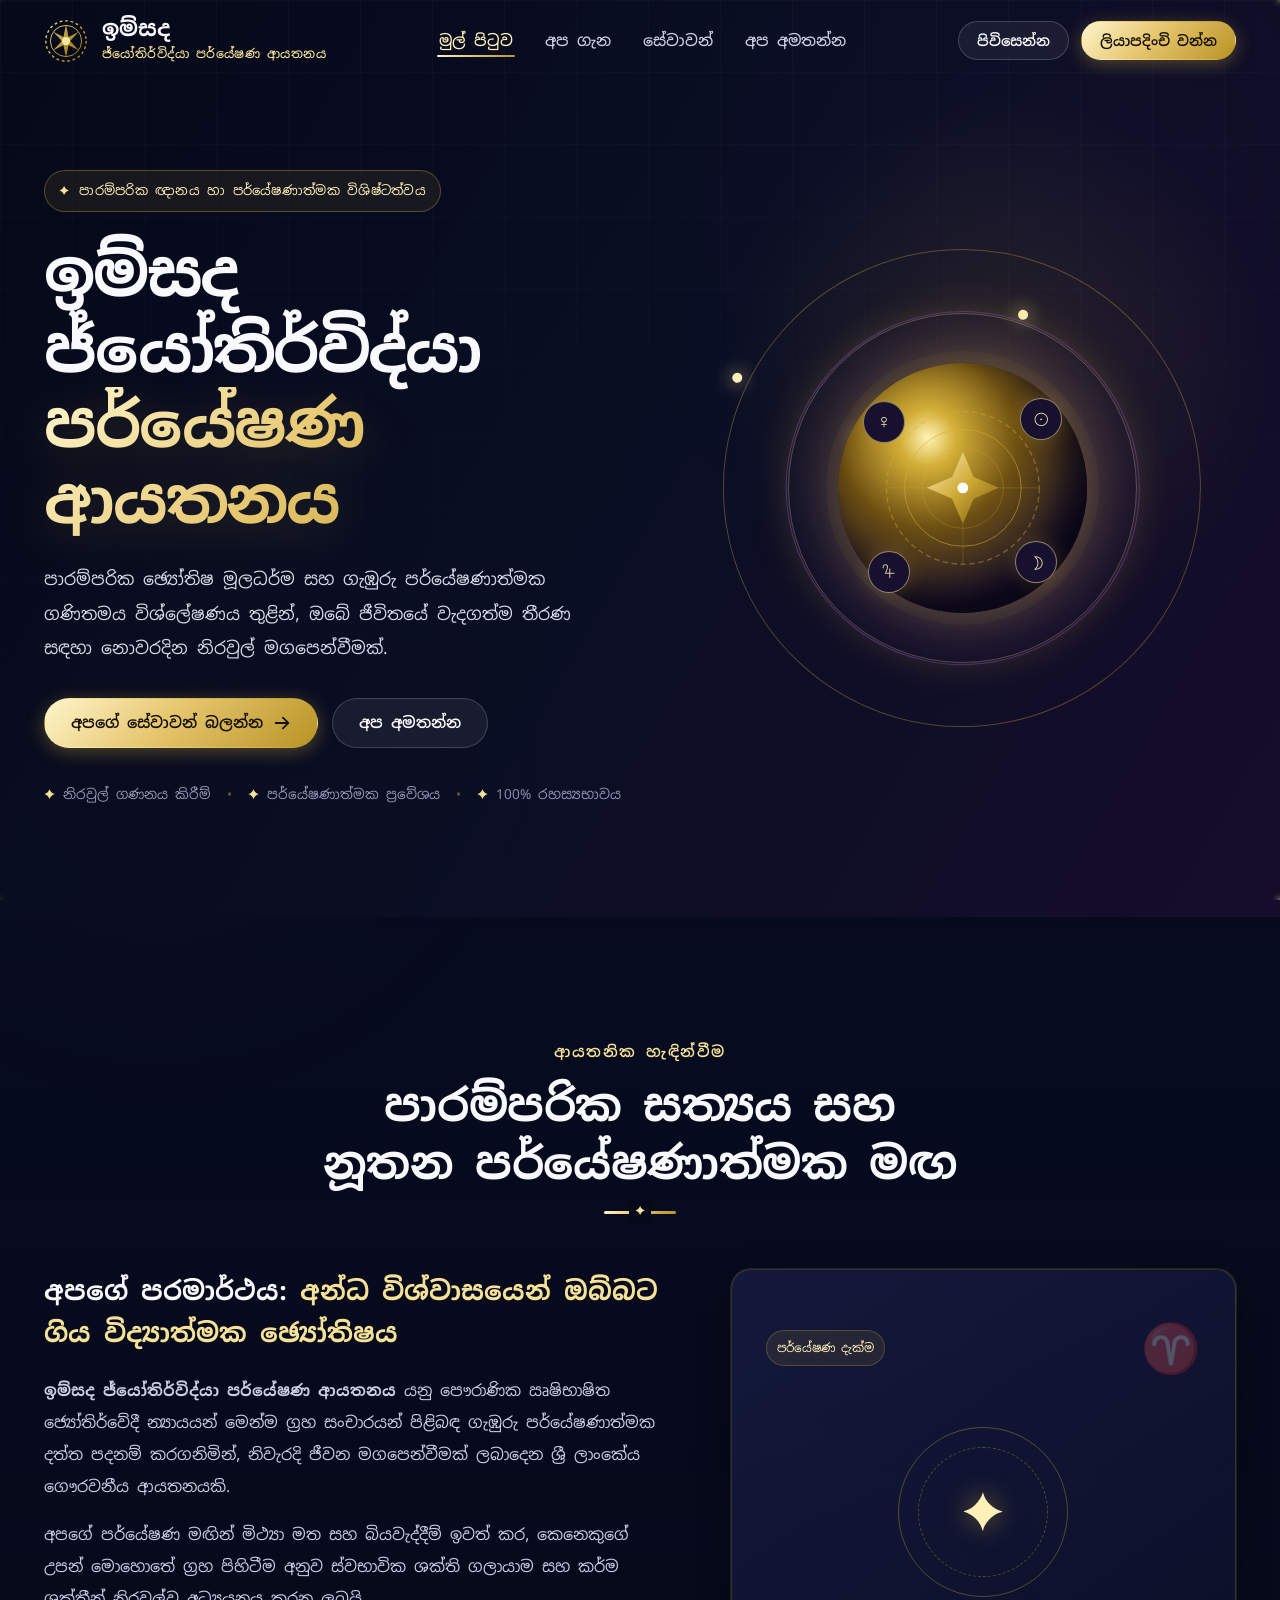
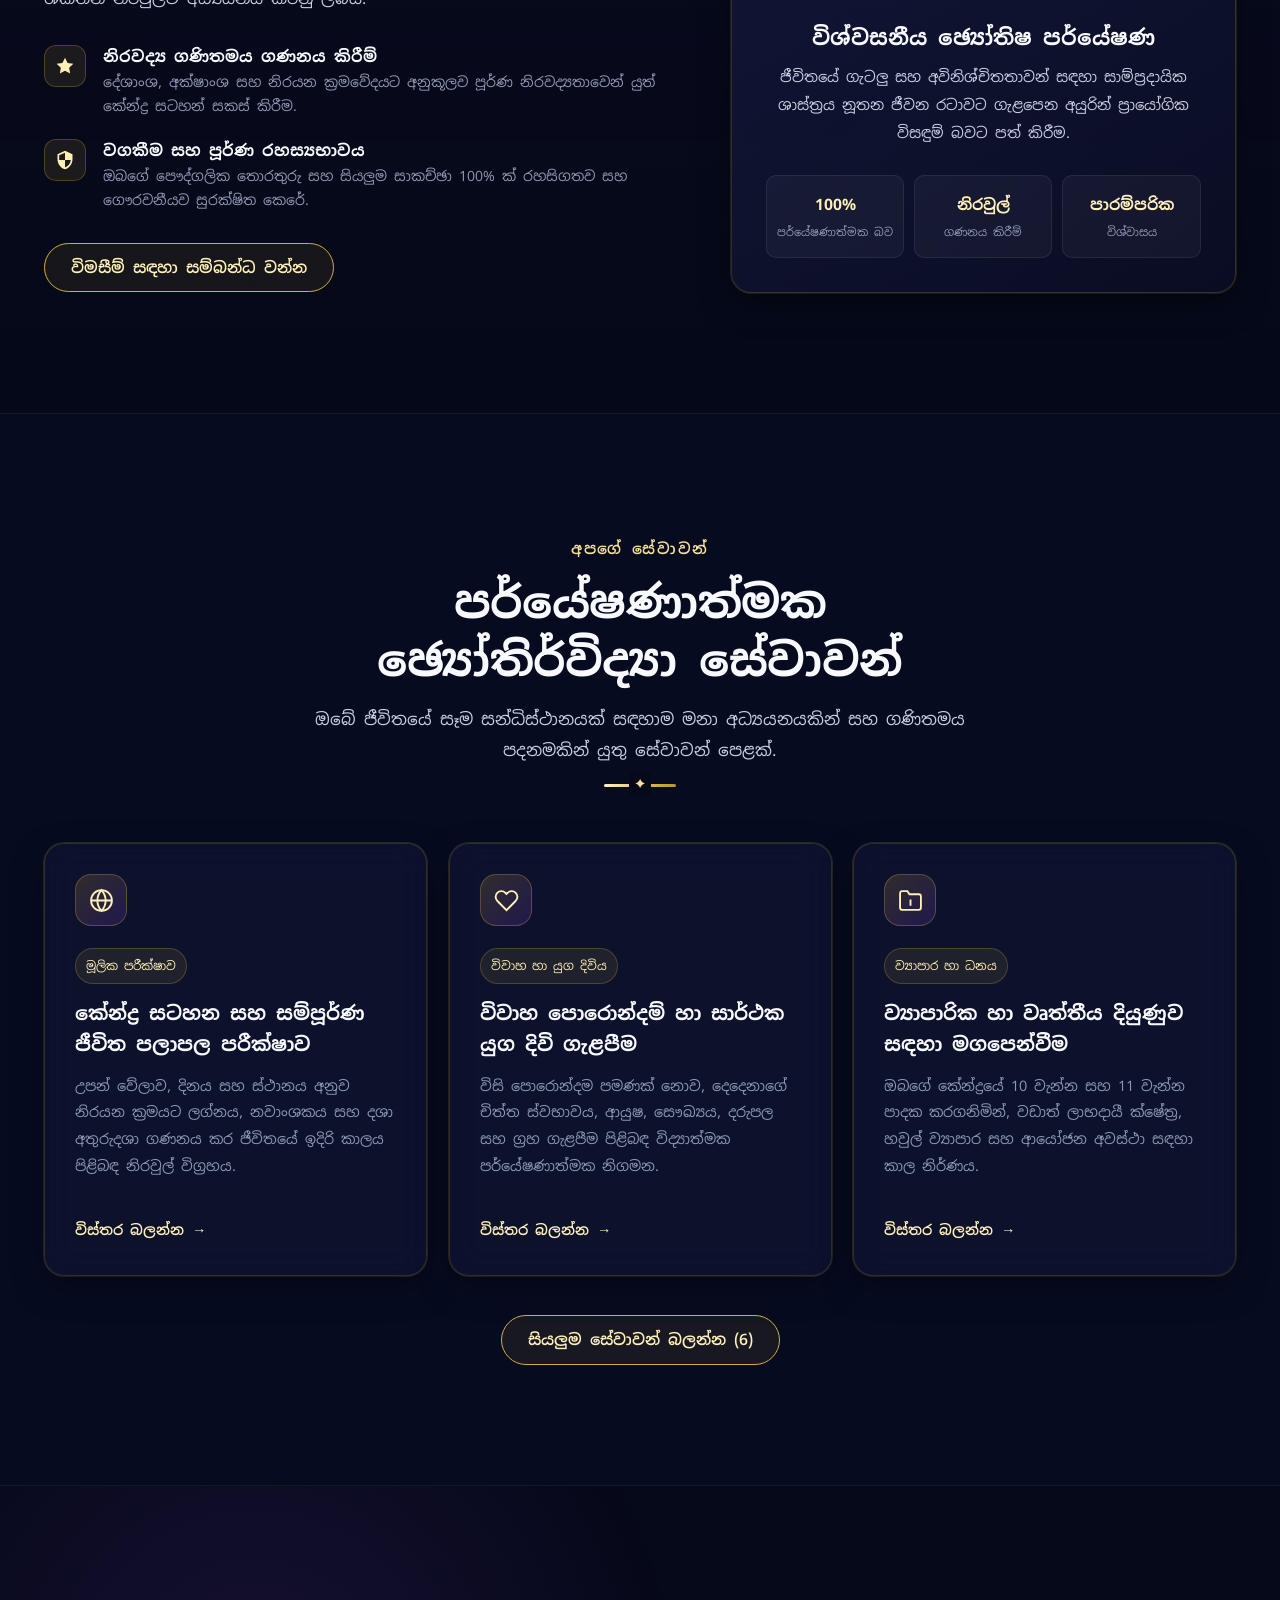
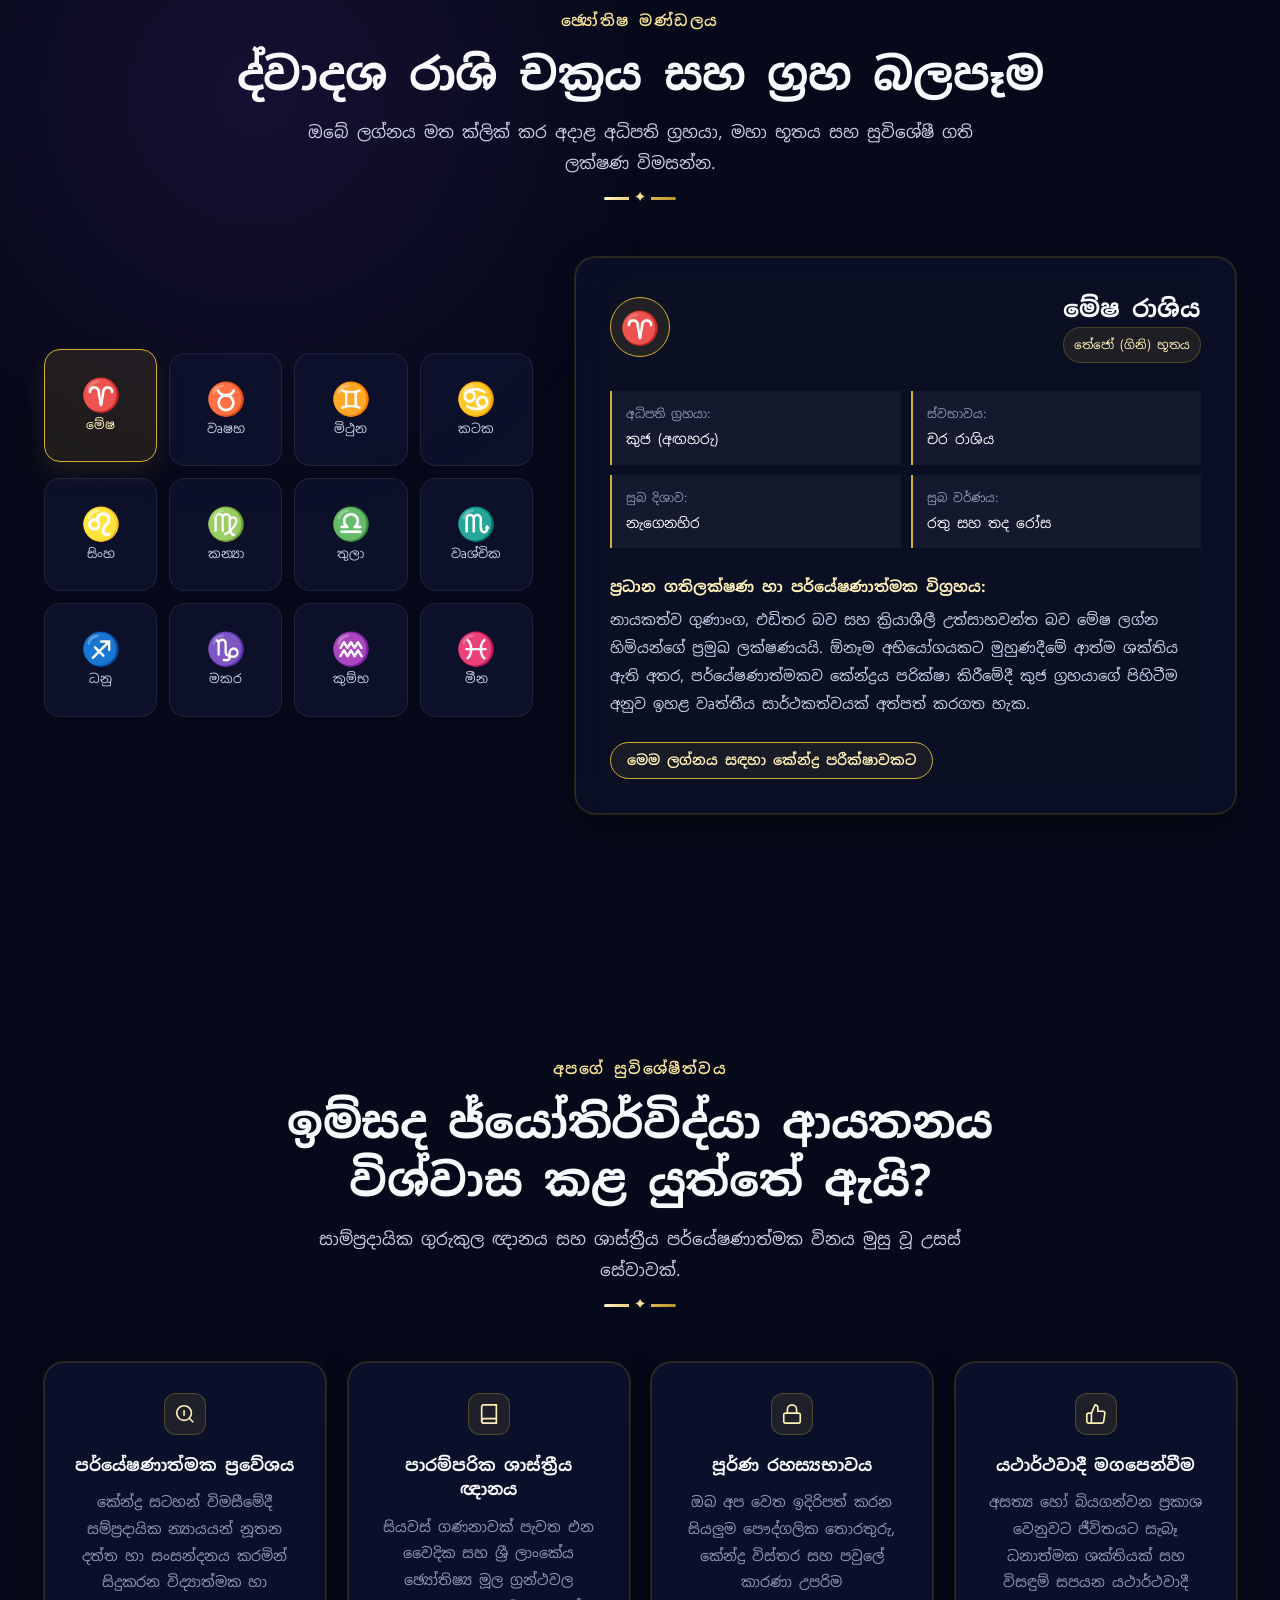
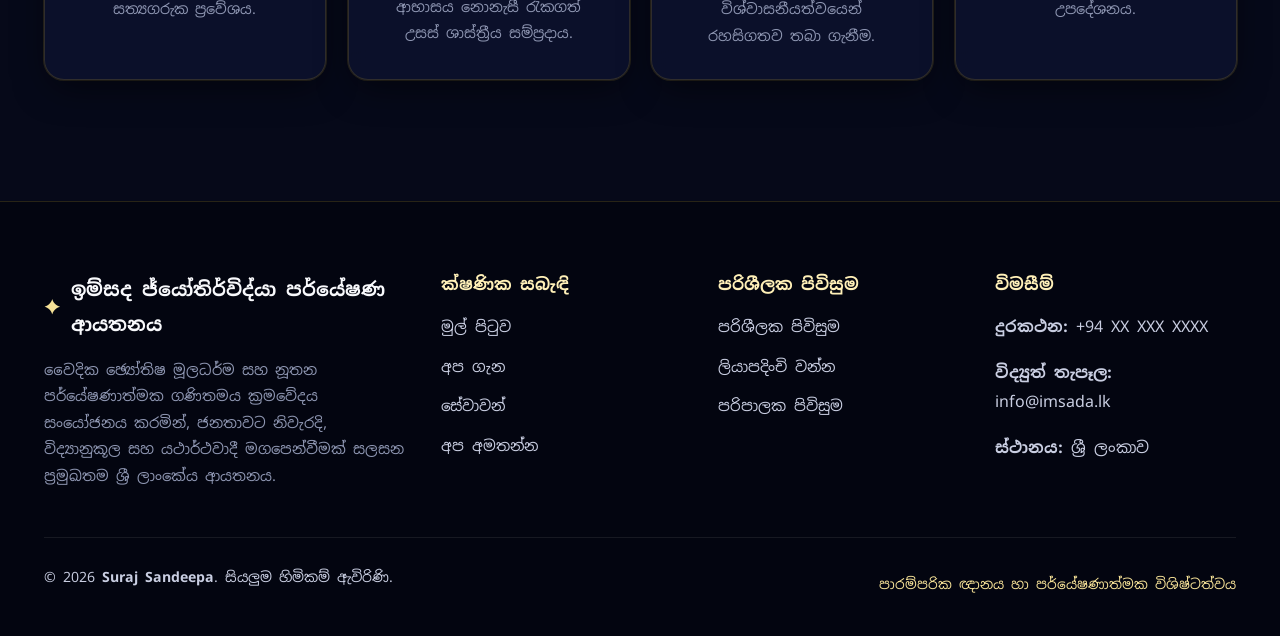
<file: index.html>
<!DOCTYPE html>
<html lang="si">
<head>
  <meta charset="UTF-8">
  <meta name="viewport" content="width=device-width, initial-scale=1.0">
  <title>ඉම්සද ජ්යෝතිර්විද්යා පර්යේෂණ ආයතනය | ජ්යෝතිර්විද්යා සේවාවන්</title>
  
  <!-- SEO & Meta Description -->
  <meta name="description" content="ඉම්සද ජ්යෝතිර්විද්යා පර්යේෂණ ආයතනය - පාරම්පරික ඡ්‍යෝතිෂ ඥානය සහ නූතන පර්යේෂණාත්මක විශ්ලේෂණය තුළින් ජීවිතයට නිවැරදිම මගපෙන්වීම. කේන්ද්‍ර පරීක්ෂාව, විවාහ පොරොන්දම්, වාස්තු උපදෙස් සහ සුබ මුහුර්ත.">
  <meta name="keywords" content="ජ්‍යෝතිෂය, කේන්ද්‍ර පරීක්ෂාව, විවාහ පොරොන්දම්, වාස්තු විද්‍යාව, සුබ නැකත්, පලාපල, ජ්‍යෝතිර්විද්‍යා පර්යේෂණ, ඉම්සද">
  <meta name="theme-color" content="#060919">

  <!-- Open Graph -->
  <meta property="og:title" content="ඉම්සද ජ්යෝතිර්විද්යා පර්යේෂණ ආයතනය">
  <meta property="og:description" content="පාරම්පරික ඡ්‍යෝතිෂ ඥානය හා නූතන පර්යේෂණාත්මක විග්‍රහය තුළින් නිවැරදිම මගපෙන්වීම.">
  <meta property="og:type" content="website">

  <!-- Google Fonts: Noto Sans Sinhala -->
  <link rel="preconnect" href="https://fonts.googleapis.com">
  <link rel="preconnect" href="https://fonts.gstatic.com" crossorigin>
  <link href="https://fonts.googleapis.com/css2?family=Noto+Sans+Sinhala:wght@300;400;500;600;700;800&display=swap" rel="stylesheet">

  <!-- Stylesheets -->
  <link rel="stylesheet" href="css/style.css">
  <link rel="stylesheet" href="css/responsive.css">
</head>
<body>

  <!-- Ambient Cosmic Glow & Starfield Canvas -->
  <div class="ambient-glow ambient-glow-1"></div>
  <div class="ambient-glow ambient-glow-2"></div>
  <canvas id="star-canvas" class="star-canvas" aria-hidden="true"></canvas>

  <!-- ================= HEADER & NAVIGATION ================= -->
  <header class="site-header" id="site-header">
    <div class="container header-container">
      
      <!-- Brand Logo & Name -->
      <a href="index.html" class="brand-logo" aria-label="මුල් පිටුවට යන්න">
        <div class="logo-symbol" aria-hidden="true">
          <svg viewBox="0 0 48 48" fill="none" class="gold-svg">
            <circle cx="24" cy="24" r="22" stroke="url(#goldGrad)" stroke-width="1.5" stroke-dasharray="3 3"/>
            <circle cx="24" cy="24" r="17" stroke="url(#goldGrad)" stroke-width="1"/>
            <path d="M24 6L26.8 19.5L38 14L28.5 24L38 34L26.8 28.5L24 42L21.2 28.5L10 34L19.5 24L10 14L21.2 19.5L24 6Z" fill="url(#goldGrad)" opacity="0.85"/>
            <circle cx="24" cy="24" r="4.5" fill="#f8e7a2"/>
            <defs>
              <linearGradient id="goldGrad" x1="0%" y1="0%" x2="100%" y2="100%">
                <stop offset="0%" stop-color="#f5e197"/>
                <stop offset="50%" stop-color="#d4af37"/>
                <stop offset="100%" stop-color="#aa811a"/>
              </linearGradient>
            </defs>
          </svg>
        </div>
        <div class="brand-text">
          <span class="brand-title">ඉම්සද</span>
          <span class="brand-sub">ජ්යෝතිර්විද්යා පර්යේෂණ ආයතනය</span>
        </div>
      </a>

      <!-- Desktop Navigation Menu -->
      <nav class="main-nav" aria-label="ප්‍රධාන මෙනුව">
        <ul class="nav-list">
          <li class="nav-item"><a href="index.html#hero" class="nav-link active">මුල් පිටුව</a></li>
          <li class="nav-item"><a href="index.html#about" class="nav-link">අප ගැන</a></li>
          <li class="nav-item"><a href="services.html" class="nav-link">සේවාවන්</a></li>
          <li class="nav-item"><a href="contact.html" class="nav-link">අප අමතන්න</a></li>
        </ul>
      </nav>

      <!-- Header Action Buttons -->
      <div class="header-actions">
        <a href="auth/login.html" class="btn btn-glass header-cta">පිවිසෙන්න</a>
        <a href="auth/register.html" class="btn btn-gold header-cta">ලියාපදිංචි වන්න</a>
        
        <!-- Mobile Menu Toggle Button -->
        <button class="menu-toggle" id="menu-toggle" aria-label="මෙනුව විවෘත කරන්න" aria-expanded="false" aria-controls="mobile-drawer">
          <span class="hamburger-bar"></span>
          <span class="hamburger-bar"></span>
          <span class="hamburger-bar"></span>
        </button>
      </div>

    </div>

    <!-- Mobile Drawer Overlay -->
    <div class="mobile-drawer" id="mobile-drawer" aria-hidden="true">
      <div class="mobile-drawer-inner">
        <div class="mobile-drawer-header">
          <span class="mobile-brand-title">ඉම්සද ජ්යෝතිර්විද්යා</span>
          <button class="drawer-close" id="drawer-close" aria-label="මෙනුව වසන්න">&times;</button>
        </div>
        <ul class="mobile-nav-list">
          <li><a href="index.html#hero" class="mobile-nav-link">මුල් පිටුව</a></li>
          <li><a href="index.html#about" class="mobile-nav-link">අප ගැන</a></li>
          <li><a href="services.html" class="mobile-nav-link">සේවාවන්</a></li>
          <li><a href="contact.html" class="mobile-nav-link">අප අමතන්න</a></li>
        </ul>
        <div class="mobile-drawer-footer">
          <a href="auth/login.html" class="btn btn-glass w-100">පිවිසෙන්න</a>
          <a href="auth/register.html" class="btn btn-gold w-100">ලියාපදිංචි වන්න</a>
        </div>
      </div>
    </div>
    <div class="mobile-backdrop" id="mobile-backdrop"></div>
  </header>

  <main>
    <!-- ================= HERO SECTION ================= -->
    <section class="hero-section" id="hero">
      <div class="container hero-container">
        <div class="hero-content">
          
          <!-- Astrological Badge -->
          <div class="hero-badge reveal-fade">
            <span class="badge-sparkle">✦</span>
            <span>පාරම්පරික ඥානය හා පර්යේෂණාත්මක විශිෂ්ටත්වය</span>
          </div>

          <!-- Hero Main Title -->
          <h1 class="hero-title reveal-fade">
            ඉම්සද ජ්යෝතිර්විද්යා<br>
            <span class="gold-gradient-text">පර්යේෂණ ආයතනය</span>
          </h1>

          <!-- Hero Subtitle -->
          <p class="hero-subtitle reveal-fade">
            පාරම්පරික ඡ්‍යෝතිෂ මූලධර්ම සහ ගැඹුරු පර්යේෂණාත්මක ගණිතමය විශ්ලේෂණය තුළින්, 
            ඔබේ ජීවිතයේ වැදගත්ම තීරණ සඳහා නොවරදින නිරවුල් මගපෙන්වීමක්.
          </p>

          <!-- Hero CTAs -->
          <div class="hero-buttons reveal-fade">
            <a href="services.html" class="btn btn-gold">
              <span>අපගේ සේවාවන් බලන්න</span>
              <svg class="btn-arrow" viewBox="0 0 20 20" fill="currentColor">
                <path fill-rule="evenodd" d="M10.293 3.293a1 1 0 011.414 0l6 6a1 1 0 010 1.414l-6 6a1 1 0 01-1.414-1.414L14.586 11H3a1 1 0 110-2h11.586l-4.293-4.293a1 1 0 010-1.414z" clip-rule="evenodd" />
              </svg>
            </a>
            <a href="contact.html" class="btn btn-glass">අප අමතන්න</a>
          </div>

          <!-- Trust Badges -->
          <div class="hero-features-ribbon reveal-fade">
            <div class="ribbon-item">
              <span class="ribbon-icon">✦</span>
              <span>නිරවුල් ගණනය කිරීම්</span>
            </div>
            <div class="ribbon-divider">•</div>
            <div class="ribbon-item">
              <span class="ribbon-icon">✦</span>
              <span>පර්යේෂණාත්මක ප්‍රවේශය</span>
            </div>
            <div class="ribbon-divider">•</div>
            <div class="ribbon-item">
              <span class="ribbon-icon">✦</span>
              <span>100% රහස්‍යභාවය</span>
            </div>
          </div>

        </div>

        <!-- Hero Celestial Orb Visual -->
        <div class="hero-visual reveal-scale">
          <div class="celestial-orbit-wrap">
            <div class="orbit-ring orbit-ring-outer"></div>
            <div class="orbit-ring orbit-ring-middle"></div>
            <div class="orbit-ring orbit-ring-inner"></div>
            
            <div class="celestial-core">
              <div class="moon-aura"></div>
              <div class="core-astrolabe" aria-hidden="true">
                <svg viewBox="0 0 200 200" fill="none" class="astrolabe-svg">
                  <circle cx="100" cy="100" r="85" stroke="rgba(212, 175, 55, 0.4)" stroke-width="1.5" stroke-dasharray="6 4" />
                  <circle cx="100" cy="100" r="65" stroke="rgba(212, 175, 55, 0.6)" stroke-width="1" />
                  <circle cx="100" cy="100" r="45" stroke="rgba(212, 175, 55, 0.3)" stroke-width="1" />
                  <line x1="100" y1="15" x2="100" y2="185" stroke="rgba(212, 175, 55, 0.25)" stroke-width="1" />
                  <line x1="15" y1="100" x2="185" y2="100" stroke="rgba(212, 175, 55, 0.25)" stroke-width="1" />
                  <polygon points="100,60 112,88 140,100 112,112 100,140 88,112 60,100 88,88" fill="url(#coreGold)" opacity="0.9" />
                  <circle cx="100" cy="100" r="6" fill="#fff" />
                  <defs>
                    <linearGradient id="coreGold" x1="0%" y1="0%" x2="100%" y2="100%">
                      <stop offset="0%" stop-color="#fff5cc"/>
                      <stop offset="50%" stop-color="#d4af37"/>
                      <stop offset="100%" stop-color="#7a5a0c"/>
                    </linearGradient>
                  </defs>
                </svg>
              </div>
              <div class="planet-node node-1" title="රවි / සූර්යයා"><span>☉</span></div>
              <div class="planet-node node-2" title="චන්ද්‍රයා"><span>☽</span></div>
              <div class="planet-node node-3" title="ගුරු / බ්‍රහස්පති"><span>♃</span></div>
              <div class="planet-node node-4" title="සිකුරු"><span>♀</span></div>
            </div>
          </div>
        </div>

      </div>
    </section>

    <!-- ================= ABOUT SECTION ================= -->
    <section class="about-section" id="about">
      <div class="container">
        
        <div class="section-header text-center reveal-fade">
          <div class="section-kicker">ආයතනික හැඳින්වීම</div>
          <h2 class="section-title">පාරම්පරික සත්‍යය සහ නූතන පර්යේෂණාත්මක මඟ</h2>
          <div class="gold-divider"></div>
        </div>

        <div class="about-grid">
          
          <!-- Left: Narrative Text -->
          <div class="about-narrative reveal-left">
            <h3 class="about-heading">
              අපගේ පරමාර්ථය: <span class="gold-text">අන්ධ විශ්වාසයෙන් ඔබ්බට ගිය විද්‍යාත්මක ඡ්‍යෝතිෂය</span>
            </h3>
            
            <p class="about-desc">
              <strong>ඉම්සද ජ්යෝතිර්විද්යා පර්යේෂණ ආයතනය</strong> යනු පෞරාණික ඍෂිභාෂිත ජ්‍යෝතිර්වේදී න්‍යායයන් මෙන්ම ග්‍රහ සංචාරයන් පිළිබඳ ගැඹුරු පර්යේෂණාත්මක දත්ත පදනම් කරගනිමින්, නිවැරදි ජීවන මගපෙන්වීමක් ලබාදෙන ශ්‍රී ලාංකේය ගෞරවනීය ආයතනයකි.
            </p>

            <p class="about-desc">
              අපගේ පර්යේෂණ මඟින් මිථ්‍යා මත සහ බියවැද්දීම් ඉවත් කර, කෙනෙකුගේ උපන් මොහොතේ ග්‍රහ පිහිටීම අනුව ස්වභාවික ශක්ති ගලායාම සහ කර්ම ශක්තීන් නිරවුල්ව අධ්‍යයනය කරනු ලබයි.
            </p>

            <div class="about-highlights">
              <div class="highlight-item">
                <div class="highlight-icon">
                  <svg viewBox="0 0 24 24" fill="currentColor"><path d="M12 2L15.09 8.26L22 9.27L17 14.14L18.18 21.02L12 17.77L5.82 21.02L7 14.14L2 9.27L8.91 8.26L12 2Z"/></svg>
                </div>
                <div class="highlight-text">
                  <h4>නිරවද්‍ය ගණිතමය ගණනය කිරීම්</h4>
                  <p>දේශාංශ, අක්ෂාංශ සහ නිරයන ක්‍රමවේදයට අනුකූලව පූර්ණ නිරවද්‍යතාවෙන් යුත් කේන්ද්‍ර සටහන් සකස් කිරීම.</p>
                </div>
              </div>

              <div class="highlight-item">
                <div class="highlight-icon">
                  <svg viewBox="0 0 24 24" fill="currentColor"><path d="M12 1L3 5V11C3 16.55 6.84 21.74 12 23C17.16 21.74 21 16.55 21 11V5L12 1ZM12 11.99H19C18.47 16.11 15.72 19.78 12 20.93V12H5V6.3L12 3.19V11.99Z"/></svg>
                </div>
                <div class="highlight-text">
                  <h4>වගකීම සහ පූර්ණ රහස්‍යභාවය</h4>
                  <p>ඔබගේ පෞද්ගලික තොරතුරු සහ සියලුම සාකච්ඡා 100% ක් රහසිගතව සහ ගෞරවනීයව සුරක්ෂිත කෙරේ.</p>
                </div>
              </div>
            </div>

            <div class="about-cta">
              <a href="contact.html" class="btn btn-outline-gold">විමසීම් සඳහා සම්බන්ධ වන්න</a>
            </div>
          </div>

          <!-- Right: Visual Glass Feature Card -->
          <div class="about-card-wrap reveal-right">
            <div class="about-feature-card glass-card">
              <div class="card-glow-element"></div>
              
              <div class="feature-card-header">
                <div class="card-badge">පර්යේෂණ දැක්ම</div>
                <span class="zodiac-symbol-bg">♈</span>
              </div>

              <div class="feature-mandala">
                <div class="mandala-ring outer"></div>
                <div class="mandala-ring middle"></div>
                <div class="mandala-core-icon">✦</div>
              </div>

              <h4 class="feature-card-title">විශ්වසනීය ඡ්‍යෝතිෂ පර්යේෂණ</h4>
              <p class="feature-card-desc">
                ජීවිතයේ ගැටලු සහ අවිනිශ්චිතතාවන් සඳහා සාම්ප්‍රදායික ශාස්ත්‍රය නූතන ජීවන රටාවට ගැළපෙන අයුරින් ප්‍රායෝගික විසඳුම් බවට පත් කිරීම.
              </p>

              <div class="stats-row">
                <div class="stat-box">
                  <span class="stat-number">100%</span>
                  <span class="stat-label">පර්යේෂණාත්මක බව</span>
                </div>
                <div class="stat-box">
                  <span class="stat-number">නිරවුල්</span>
                  <span class="stat-label">ගණනය කිරීම්</span>
                </div>
                <div class="stat-box">
                  <span class="stat-number">පාරම්පරික</span>
                  <span class="stat-label">විශ්වාසය</span>
                </div>
              </div>
            </div>
          </div>

        </div>

      </div>
    </section>

    <!-- ================= SERVICES PREVIEW SECTION ================= -->
    <section class="services-section" id="services">
      <div class="container">
        
        <div class="section-header text-center reveal-fade">
          <div class="section-kicker">අපගේ සේවාවන්</div>
          <h2 class="section-title">පර්යේෂණාත්මක ඡ්‍යෝතිර්විද්‍යා සේවාවන්</h2>
          <p class="section-desc">
            ඔබේ ජීවිතයේ සෑම සන්ධිස්ථානයක් සඳහාම මනා අධ්‍යයනයකින් සහ ගණිතමය පදනමකින් යුතු සේවාවන් පෙළක්.
          </p>
          <div class="gold-divider"></div>
        </div>

        <div class="services-grid">
          
          <!-- Service 1 -->
          <article class="service-card glass-card reveal-up" data-delay="100">
            <div class="service-icon-wrap">
              <svg viewBox="0 0 24 24" fill="none" stroke="currentColor" stroke-width="1.8" class="service-svg">
                <circle cx="12" cy="12" r="10"/>
                <path d="M12 2a15.3 15.3 0 0 1 4 10 15.3 15.3 0 0 1-4 10 15.3 15.3 0 0 1-4-10 15.3 15.3 0 0 1 4-10z"/>
                <path d="M2 12h20"/>
              </svg>
            </div>
            <div class="service-tag">මූලික පරීක්ෂාව</div>
            <h3 class="service-title">කේන්ද්‍ර සටහන සහ සම්පූර්ණ ජීවිත පලාපල පරීක්ෂාව</h3>
            <p class="service-desc">
              උපන් වේලාව, දිනය සහ ස්ථානය අනුව නිරයන ක්‍රමයට ලග්නය, නවාංශකය සහ දශා අතුරුදශා ගණනය කර ජීවිතයේ ඉදිරි කාලය පිළිබඳ නිරවුල් විග්‍රහය.
            </p>
            <a href="services.html" class="service-link">
              <span>විස්තර බලන්න</span>
              <span class="link-arrow">→</span>
            </a>
          </article>

          <!-- Service 2 -->
          <article class="service-card glass-card reveal-up" data-delay="200">
            <div class="service-icon-wrap">
              <svg viewBox="0 0 24 24" fill="none" stroke="currentColor" stroke-width="1.8" class="service-svg">
                <path d="M20.84 4.61a5.5 5.5 0 0 0-7.78 0L12 5.67l-1.06-1.06a5.5 5.5 0 0 0-7.78 7.78l1.06 1.06L12 21.23l7.78-7.78 1.06-1.06a5.5 5.5 0 0 0 0-7.78z"/>
              </svg>
            </div>
            <div class="service-tag">විවාහ හා යුග දිවිය</div>
            <h3 class="service-title">විවාහ පොරොන්දම් හා සාර්ථක යුග දිවි ගැළපීම</h3>
            <p class="service-desc">
              විසි පොරොන්දම පමණක් නොව, දෙදෙනාගේ චිත්ත ස්වභාවය, ආයුෂ, සෞඛ්‍යය, දරුපල සහ ග්‍රහ ගැළපීම පිළිබඳ විද්‍යාත්මක පර්යේෂණාත්මක නිගමන.
            </p>
            <a href="services.html" class="service-link">
              <span>විස්තර බලන්න</span>
              <span class="link-arrow">→</span>
            </a>
          </article>

          <!-- Service 3 -->
          <article class="service-card glass-card reveal-up" data-delay="300">
            <div class="service-icon-wrap">
              <svg viewBox="0 0 24 24" fill="none" stroke="currentColor" stroke-width="1.8" class="service-svg">
                <path d="M22 19a2 2 0 0 1-2 2H4a2 2 0 0 1-2-2V5a2 2 0 0 1 2-2h5l2 3h9a2 2 0 0 1 2 2z"/>
                <polyline points="12 11 12 17"/>
              </svg>
            </div>
            <div class="service-tag">ව්‍යාපාර හා ධනය</div>
            <h3 class="service-title">ව්‍යාපාරික හා වෘත්තීය දියුණුව සඳහා මගපෙන්වීම</h3>
            <p class="service-desc">
              ඔබගේ කේන්ද්‍රයේ 10 වැන්න සහ 11 වැන්න පාදක කරගනිමින්, වඩාත් ලාභදායී ක්ෂේත්‍ර, හවුල් ව්‍යාපාර සහ ආයෝජන අවස්ථා සඳහා කාල නිර්ණය.
            </p>
            <a href="services.html" class="service-link">
              <span>විස්තර බලන්න</span>
              <span class="link-arrow">→</span>
            </a>
          </article>

        </div>

        <div class="text-center" style="margin-top: 40px;">
          <a href="services.html" class="btn btn-outline-gold">සියලුම සේවාවන් බලන්න (6)</a>
        </div>

      </div>
    </section>

    <!-- ================= SPECIAL ASTROLOGY VISUAL SECTION: 12 ZODIAC ================= -->
    <section class="zodiac-section" id="zodiac">
      <div class="container">
        
        <div class="section-header text-center reveal-fade">
          <div class="section-kicker">ඡ්‍යෝතිෂ මණ්ඩලය</div>
          <h2 class="section-title">ද්වාදශ රාශි චක්‍රය සහ ග්‍රහ බලපෑම</h2>
          <p class="section-desc">
            ඔබේ ලග්නය මත ක්ලික් කර අදාළ අධිපති ග්‍රහයා, මහා භූතය සහ සුවිශේෂී ගති ලක්ෂණ විමසන්න.
          </p>
          <div class="gold-divider"></div>
        </div>

        <div class="zodiac-layout">
          
          <div class="zodiac-wheel-grid reveal-scale" id="zodiac-buttons-container">
            <button class="zodiac-btn active" data-zodiac="0" aria-label="මේෂ රාශිය"><span class="z-glyph">♈</span><span class="z-name">මේෂ</span></button>
            <button class="zodiac-btn" data-zodiac="1" aria-label="වෘෂභ රාශිය"><span class="z-glyph">♉</span><span class="z-name">වෘෂභ</span></button>
            <button class="zodiac-btn" data-zodiac="2" aria-label="මිථුන රාශිය"><span class="z-glyph">♊</span><span class="z-name">මිථුන</span></button>
            <button class="zodiac-btn" data-zodiac="3" aria-label="කටක රාශිය"><span class="z-glyph">♋</span><span class="z-name">කටක</span></button>
            <button class="zodiac-btn" data-zodiac="4" aria-label="සිංහ රාශිය"><span class="z-glyph">♌</span><span class="z-name">සිංහ</span></button>
            <button class="zodiac-btn" data-zodiac="5" aria-label="කන්‍යා රාශිය"><span class="z-glyph">♍</span><span class="z-name">කන්‍යා</span></button>
            <button class="zodiac-btn" data-zodiac="6" aria-label="තුලා රාශිය"><span class="z-glyph">♎</span><span class="z-name">තුලා</span></button>
            <button class="zodiac-btn" data-zodiac="7" aria-label="වෘශ්චික රාශිය"><span class="z-glyph">♏</span><span class="z-name">වෘශ්චික</span></button>
            <button class="zodiac-btn" data-zodiac="8" aria-label="ධනු රාශිය"><span class="z-glyph">♐</span><span class="z-name">ධනු</span></button>
            <button class="zodiac-btn" data-zodiac="9" aria-label="මකර රාශිය"><span class="z-glyph">♑</span><span class="z-name">මකර</span></button>
            <button class="zodiac-btn" data-zodiac="10" aria-label="කුම්භ රාශිය"><span class="z-glyph">♒</span><span class="z-name">කුම්භ</span></button>
            <button class="zodiac-btn" data-zodiac="11" aria-label="මීන රාශිය"><span class="z-glyph">♓</span><span class="z-name">මීන</span></button>
          </div>

          <div class="zodiac-display-card glass-card reveal-right" id="zodiac-detail-box">
            <div class="zodiac-card-inner">
              <div class="zodiac-header-row">
                <div class="zodiac-icon-badge" id="zodiac-icon">♈</div>
                <div>
                  <h3 class="zodiac-display-title" id="zodiac-title">මේෂ රාශිය</h3>
                  <div class="zodiac-element-tag" id="zodiac-element">තේජෝ (ගිනි) භූතය</div>
                </div>
              </div>
              <div class="zodiac-stats-grid">
                <div class="z-stat-pill"><span class="z-stat-label">අධිපති ග්‍රහයා:</span><span class="z-stat-val" id="zodiac-ruler">කුජ (අඟහරු)</span></div>
                <div class="z-stat-pill"><span class="z-stat-label">ස්වභාවය:</span><span class="z-stat-val" id="zodiac-nature">චර රාශිය</span></div>
                <div class="z-stat-pill"><span class="z-stat-label">සුබ දිශාව:</span><span class="z-stat-val" id="zodiac-direction">නැගෙනහිර</span></div>
                <div class="z-stat-pill"><span class="z-stat-label">සුබ වර්ණය:</span><span class="z-stat-val" id="zodiac-color">රතු සහ තද රෝස</span></div>
              </div>
              <div class="zodiac-desc-wrap">
                <h4 class="zodiac-desc-head">ප්‍රධාන ගතිලක්ෂණ හා පර්යේෂණාත්මක විග්‍රහය:</h4>
                <p class="zodiac-desc-text" id="zodiac-description">
                  නායකත්ව ගුණාංග, එඩිතර බව සහ ක්‍රියාශීලී උත්සාහවන්ත බව මේෂ ලග්න හිමියන්ගේ ප්‍රමුඛ ලක්ෂණයයි. ඕනෑම අභියෝගයකට මුහුණදීමේ ආත්ම ශක්තිය ඇති අතර, පර්යේෂණාත්මකව කේන්ද්‍රය පරික්ෂා කිරීමේදී කුජ ග්‍රහයාගේ පිහිටීම අනුව ඉහළ වෘත්තීය සාර්ථකත්වයක් අත්පත් කරගත හැක.
                </p>
              </div>
              <div class="zodiac-card-action">
                <a href="contact.html" class="btn btn-outline-gold btn-sm">මෙම ලග්නය සඳහා කේන්ද්‍ර පරීක්ෂාවකට</a>
              </div>
            </div>
          </div>

        </div>

      </div>
    </section>

    <!-- ================= TRUST SECTION ================= -->
    <section class="trust-section" id="trust">
      <div class="container">
        
        <div class="section-header text-center reveal-fade">
          <div class="section-kicker">අපගේ සුවිශේෂීත්වය</div>
          <h2 class="section-title">ඉම්සද ජ්යෝතිර්විද්යා ආයතනය විශ්වාස කළ යුත්තේ ඇයි?</h2>
          <p class="section-desc">
            සාම්ප්‍රදායික ගුරුකුල ඥානය සහ ශාස්ත්‍රීය පර්යේෂණාත්මක විනය මුසු වූ උසස් සේවාවක්.
          </p>
          <div class="gold-divider"></div>
        </div>

        <div class="trust-grid">
          <div class="trust-card glass-card reveal-up" data-delay="100">
            <div class="trust-icon-box">
              <svg viewBox="0 0 24 24" fill="none" stroke="currentColor" stroke-width="1.8">
                <circle cx="11" cy="11" r="8"/>
                <line x1="21" y1="21" x2="16.65" y2="16.65"/>
                <line x1="11" y1="8" x2="11" y2="14"/>
              </svg>
            </div>
            <h3 class="trust-title">පර්යේෂණාත්මක ප්‍රවේශය</h3>
            <p class="trust-desc">කේන්ද්‍ර සටහන් විමසීමේදී සම්ප්‍රදායික න්‍යායයන් නූතන දත්ත හා සංසන්දනය කරමින් සිදුකරන විද්‍යාත්මක හා සත්‍යගරුක ප්‍රවේශය.</p>
          </div>

          <div class="trust-card glass-card reveal-up" data-delay="200">
            <div class="trust-icon-box">
              <svg viewBox="0 0 24 24" fill="none" stroke="currentColor" stroke-width="1.8">
                <path d="M4 19.5A2.5 2.5 0 0 1 6.5 17H20"/>
                <path d="M6.5 2H20v20H6.5A2.5 2.5 0 0 1 4 19.5v-15A2.5 2.5 0 0 1 6.5 2z"/>
              </svg>
            </div>
            <h3 class="trust-title">පාරම්පරික ශාස්ත්‍රීය ඥානය</h3>
            <p class="trust-desc">සියවස් ගණනාවක් පැවත එන වෛදික සහ ශ්‍රී ලාංකේය ඡ්‍යෝතිෂ්‍ය මූල ග්‍රන්ථවල ආභාසය නොනැසී රැකගත් උසස් ශාස්ත්‍රීය සම්ප්‍රදාය.</p>
          </div>

          <div class="trust-card glass-card reveal-up" data-delay="300">
            <div class="trust-icon-box">
              <svg viewBox="0 0 24 24" fill="none" stroke="currentColor" stroke-width="1.8">
                <rect x="3" y="11" width="18" height="11" rx="2" ry="2"/>
                <path d="M7 11V7a5 5 0 0 1 10 0v4"/>
              </svg>
            </div>
            <h3 class="trust-title">පූර්ණ රහස්‍යභාවය</h3>
            <p class="trust-desc">ඔබ අප වෙත ඉදිරිපත් කරන සියලුම පෞද්ගලික තොරතුරු, කේන්ද්‍ර විස්තර සහ පවුලේ කාරණා උපරිම විශ්වාසනීයත්වයෙන් රහසිගතව තබා ගැනීම.</p>
          </div>

          <div class="trust-card glass-card reveal-up" data-delay="400">
            <div class="trust-icon-box">
              <svg viewBox="0 0 24 24" fill="none" stroke="currentColor" stroke-width="1.8">
                <path d="M14 9V5a3 3 0 0 0-3-3l-4 9v11h11.28a2 2 0 0 0 2-1.7l1.38-9a2 2 0 0 0-2-2.3zM7 22H4a2 2 0 0 1-2-2v-7a2 2 0 0 1 2-2h3"/>
              </svg>
            </div>
            <h3 class="trust-title">යථාර්ථවාදී මගපෙන්වීම</h3>
            <p class="trust-desc">අසත්‍ය හෝ බියගන්වන ප්‍රකාශ වෙනුවට ජීවිතයට සැබෑ ධනාත්මක ශක්තියක් සහ විසඳුම් සපයන යථාර්ථවාදී උපදේශනය.</p>
          </div>
        </div>

      </div>
    </section>
  </main>

  <!-- ================= FOOTER ================= -->
  <footer class="site-footer">
    <div class="container">
      
      <div class="footer-top">
        <div class="footer-brand-col">
          <div class="footer-logo">
            <span class="footer-logo-icon">✦</span>
            <span class="footer-brand-title">ඉම්සද ජ්යෝතිර්විද්යා පර්යේෂණ ආයතනය</span>
          </div>
          <p class="footer-desc">
            වෛදික ඡ්‍යෝතිෂ මූලධර්ම සහ නූතන පර්යේෂණාත්මක ගණිතමය ක්‍රමවේදය සංයෝජනය කරමින්, ජනතාවට නිවැරදි, විද්‍යානුකූල සහ යථාර්ථවාදී මගපෙන්වීමක් සලසන ප්‍රමුඛතම ශ්‍රී ලාංකේය ආයතනය.
          </p>
        </div>

        <div class="footer-nav-col">
          <h4 class="footer-heading">ක්ෂණික සබැඳි</h4>
          <ul class="footer-links">
            <li><a href="index.html">මුල් පිටුව</a></li>
            <li><a href="index.html#about">අප ගැන</a></li>
            <li><a href="services.html">සේවාවන්</a></li>
            <li><a href="contact.html">අප අමතන්න</a></li>
          </ul>
        </div>

        <div class="footer-nav-col">
          <h4 class="footer-heading">පරිශීලක පිවිසුම</h4>
          <ul class="footer-links">
            <li><a href="auth/login.html">පරිශීලක පිවිසුම</a></li>
            <li><a href="auth/register.html">ලියාපදිංචි වන්න</a></li>
            <li><a href="admin/login.html">පරිපාලක පිවිසුම</a></li>
          </ul>
        </div>

        <div class="footer-contact-col">
          <h4 class="footer-heading">විමසීම්</h4>
          <p class="footer-info-item"><strong>දුරකථන:</strong> +94 XX XXX XXXX</p>
          <p class="footer-info-item"><strong>විද්‍යුත් තැපෑල:</strong> info@imsada.lk</p>
          <p class="footer-info-item"><strong>ස්ථානය:</strong> ශ්‍රී ලංකාව</p>
        </div>
      </div>

      <div class="footer-bottom">
        <p class="copyright-text">
          &copy; 2026 <strong>Suraj Sandeepa</strong>. සියලුම හිමිකම් ඇවිරිණි.
        </p>
        <p class="footer-credit">
          පාරම්පරික ඥානය හා පර්යේෂණාත්මක විශිෂ්ටත්වය
        </p>
      </div>

    </div>
  </footer>

  <!-- Back To Top Button -->
  <button class="back-to-top" id="back-to-top" aria-label="ඉහළට යන්න">
    <svg viewBox="0 0 24 24" fill="none" stroke="currentColor" stroke-width="2.5"><polyline points="18 15 12 9 6 15"></polyline></svg>
  </button>

  <!-- JavaScript -->
  <script src="js/api.js"></script>
  <script src="js/main.js"></script>
</body>
</html>
</file>
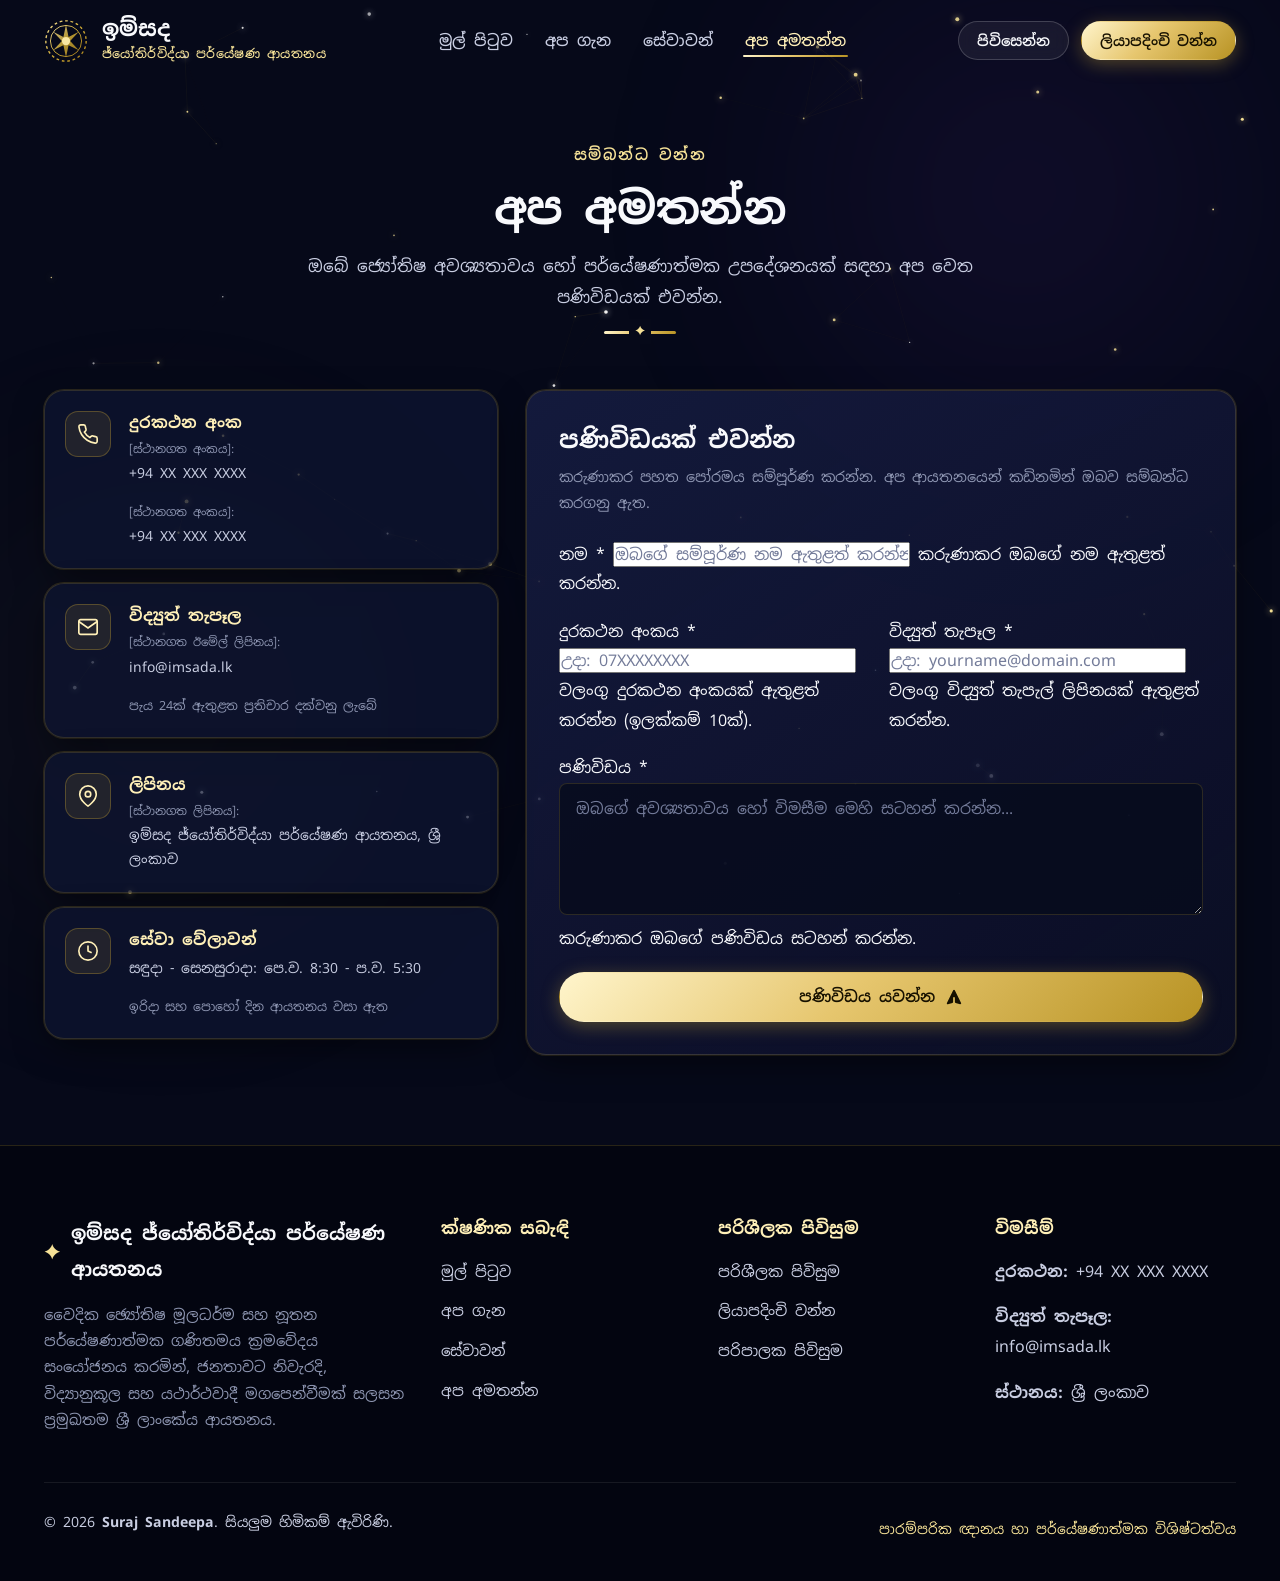
<file: contact.html>
<!DOCTYPE html>
<html lang="si">
<head>
  <meta charset="UTF-8">
  <meta name="viewport" content="width=device-width, initial-scale=1.0">
  <title>අප අමතන්න | ඉම්සද ජ්යෝතිර්විද්යා පර්යේෂණ ආයතනය</title>
  
  <meta name="description" content="ඉම්සද ජ්යෝතිර්විද්යා පර්යේෂණ ආයතනය අමතන්න - පාරම්පරික ඡ්‍යෝතිෂ ඥානය සහ පර්යේෂණාත්මක උපදෙස් ලබාගැනීමට අප හා සම්බන්ධ වන්න.">
  <meta name="theme-color" content="#060919">

  <!-- Google Fonts -->
  <link rel="preconnect" href="https://fonts.googleapis.com">
  <link rel="preconnect" href="https://fonts.gstatic.com" crossorigin>
  <link href="https://fonts.googleapis.com/css2?family=Noto+Sans+Sinhala:wght@300;400;500;600;700;800&display=swap" rel="stylesheet">

  <link rel="stylesheet" href="css/style.css">
  <link rel="stylesheet" href="css/responsive.css">
</head>
<body>

  <div class="ambient-glow ambient-glow-1"></div>
  <div class="ambient-glow ambient-glow-2"></div>
  <canvas id="star-canvas" class="star-canvas" aria-hidden="true"></canvas>

  <!-- Navigation -->
  <header class="site-header" id="site-header">
    <div class="container header-container">
      <a href="index.html" class="brand-logo" aria-label="මුල් පිටුවට යන්න">
        <div class="logo-symbol" aria-hidden="true">
          <svg viewBox="0 0 48 48" fill="none" class="gold-svg">
            <circle cx="24" cy="24" r="22" stroke="url(#goldGrad)" stroke-width="1.5" stroke-dasharray="3 3"/>
            <circle cx="24" cy="24" r="17" stroke="url(#goldGrad)" stroke-width="1"/>
            <path d="M24 6L26.8 19.5L38 14L28.5 24L38 34L26.8 28.5L24 42L21.2 28.5L10 34L19.5 24L10 14L21.2 19.5L24 6Z" fill="url(#goldGrad)" opacity="0.85"/>
            <circle cx="24" cy="24" r="4.5" fill="#f8e7a2"/>
            <defs>
              <linearGradient id="goldGrad" x1="0%" y1="0%" x2="100%" y2="100%">
                <stop offset="0%" stop-color="#f5e197"/>
                <stop offset="50%" stop-color="#d4af37"/>
                <stop offset="100%" stop-color="#aa811a"/>
              </linearGradient>
            </defs>
          </svg>
        </div>
        <div class="brand-text">
          <span class="brand-title">ඉම්සද</span>
          <span class="brand-sub">ජ්යෝතිර්විද්යා පර්යේෂණ ආයතනය</span>
        </div>
      </a>

      <nav class="main-nav" aria-label="ප්‍රධාන මෙනුව">
        <ul class="nav-list">
          <li class="nav-item"><a href="index.html" class="nav-link">මුල් පිටුව</a></li>
          <li class="nav-item"><a href="index.html#about" class="nav-link">අප ගැන</a></li>
          <li class="nav-item"><a href="services.html" class="nav-link">සේවාවන්</a></li>
          <li class="nav-item"><a href="contact.html" class="nav-link active">අප අමතන්න</a></li>
        </ul>
      </nav>

      <div class="header-actions">
        <a href="auth/login.html" class="btn btn-glass header-cta">පිවිසෙන්න</a>
        <a href="auth/register.html" class="btn btn-gold header-cta">ලියාපදිංචි වන්න</a>
        <button class="menu-toggle" id="menu-toggle" aria-label="මෙනුව විවෘත කරන්න" aria-expanded="false" aria-controls="mobile-drawer">
          <span class="hamburger-bar"></span>
          <span class="hamburger-bar"></span>
          <span class="hamburger-bar"></span>
        </button>
      </div>
    </div>

    <!-- Mobile Drawer -->
    <div class="mobile-drawer" id="mobile-drawer" aria-hidden="true">
      <div class="mobile-drawer-inner">
        <div class="mobile-drawer-header">
          <span class="mobile-brand-title">ඉම්සද ජ්යෝතිර්විද්යා</span>
          <button class="drawer-close" id="drawer-close" aria-label="මෙනුව වසන්න">&times;</button>
        </div>
        <ul class="mobile-nav-list">
          <li><a href="index.html" class="mobile-nav-link">මුල් පිටුව</a></li>
          <li><a href="index.html#about" class="mobile-nav-link">අප ගැන</a></li>
          <li><a href="services.html" class="mobile-nav-link">සේවාවන්</a></li>
          <li><a href="contact.html" class="mobile-nav-link active">අප අමතන්න</a></li>
        </ul>
        <div class="mobile-drawer-footer">
          <a href="auth/login.html" class="btn btn-glass w-100">පිවිසෙන්න</a>
          <a href="auth/register.html" class="btn btn-gold w-100">ලියාපදිංචි වන්න</a>
        </div>
      </div>
    </div>
    <div class="mobile-backdrop" id="mobile-backdrop"></div>
  </header>

  <main style="padding-top: 140px; padding-bottom: 90px;">
    <div class="container">
      
      <div class="section-header text-center reveal-fade">
        <div class="section-kicker">සම්බන්ධ වන්න</div>
        <h1 class="section-title">අප අමතන්න</h1>
        <p class="section-desc">
          ඔබේ ජ්‍යෝතිෂ අවශ්‍යතාවය හෝ පර්යේෂණාත්මක උපදේශනයක් සඳහා අප වෙත පණිවිඩයක් එවන්න.
        </p>
        <div class="gold-divider"></div>
      </div>

      <div class="contact-grid">
        
        <!-- Contact Information Panel -->
        <div class="contact-info-panel reveal-left">
          
          <div class="contact-card glass-card">
            <div class="contact-card-icon">
              <svg viewBox="0 0 24 24" fill="none" stroke="currentColor" stroke-width="1.8">
                <path d="M22 16.92v3a2 2 0 0 1-2.18 2 19.79 19.79 0 0 1-8.63-3.07 19.5 19.5 0 0 1-6-6 19.79 19.79 0 0 1-3.07-8.67A2 2 0 0 1 4.11 2h3a2 2 0 0 1 2 1.72 12.84 12.84 0 0 0 .7 2.81 2 2 0 0 1-.45 2.11L8.09 9.91a16 16 0 0 0 6 6l1.27-1.27a2 2 0 0 1 2.11-.45 12.84 12.84 0 0 0 2.81.7A2 2 0 0 1 22 16.92z"/>
              </svg>
            </div>
            <div class="contact-card-content">
              <h3 class="contact-card-title">දුරකථන අංක</h3>
              <p class="contact-card-val"><span class="placeholder-label">[ස්ථානගත අංකය]:</span> +94 XX XXX XXXX</p>
              <p class="contact-card-val"><span class="placeholder-label">[ස්ථානගත අංකය]:</span> +94 XX XXX XXXX</p>
            </div>
          </div>

          <div class="contact-card glass-card">
            <div class="contact-card-icon">
              <svg viewBox="0 0 24 24" fill="none" stroke="currentColor" stroke-width="1.8">
                <path d="M4 4h16c1.1 0 2 .9 2 2v12c0 1.1-.9 2-2 2H4c-1.1 0-2-.9-2-2V6c0-1.1.9-2 2-2z"/>
                <polyline points="22,6 12,13 2,6"/>
              </svg>
            </div>
            <div class="contact-card-content">
              <h3 class="contact-card-title">විද්‍යුත් තැපෑල</h3>
              <p class="contact-card-val"><span class="placeholder-label">[ස්ථානගත ඊමේල් ලිපිනය]:</span> info@imsada.lk</p>
              <p class="contact-card-sub">පැය 24ක් ඇතුළත ප්‍රතිචාර දක්වනු ලැබේ</p>
            </div>
          </div>

          <div class="contact-card glass-card">
            <div class="contact-card-icon">
              <svg viewBox="0 0 24 24" fill="none" stroke="currentColor" stroke-width="1.8">
                <path d="M21 10c0 7-9 13-9 13s-9-6-9-13a9 9 0 0 1 18 0z"/>
                <circle cx="12" cy="10" r="3"/>
              </svg>
            </div>
            <div class="contact-card-content">
              <h3 class="contact-card-title">ලිපිනය</h3>
              <p class="contact-card-val"><span class="placeholder-label">[ස්ථානගත ලිපිනය]:</span> ඉම්සද ජ්යෝතිර්විද්යා පර්යේෂණ ආයතනය, ශ්‍රී ලංකාව</p>
            </div>
          </div>

          <div class="contact-card glass-card">
            <div class="contact-card-icon">
              <svg viewBox="0 0 24 24" fill="none" stroke="currentColor" stroke-width="1.8">
                <circle cx="12" cy="12" r="10"/><polyline points="12 6 12 12 16 14"/>
              </svg>
            </div>
            <div class="contact-card-content">
              <h3 class="contact-card-title">සේවා වේලාවන්</h3>
              <p class="contact-card-val">සඳුදා - සෙනසුරාදා: පෙ.ව. 8:30 - ප.ව. 5:30</p>
              <p class="contact-card-sub">ඉරිදා සහ පොහෝ දින ආයතනය වසා ඇත</p>
            </div>
          </div>

        </div>

        <!-- Contact Form Panel -->
        <div class="contact-form-panel reveal-right">
          <div class="form-container glass-card">
            
            <h2 class="form-panel-title">පණිවිඩයක් එවන්න</h2>
            <p class="form-panel-desc">කරුණාකර පහත පෝරමය සම්පූර්ණ කරන්න. අප ආයතනයෙන් කඩිනමින් ඔබව සම්බන්ධ කරගනු ඇත.</p>

            <div class="form-status-alert success" id="form-success-banner" role="alert" style="display: none;">
              <div class="alert-icon">✓</div>
              <div class="alert-content">
                <strong>ස්තූතියි!</strong> ඔබගේ පණිවිඩය සාර්ථකව සටහන් කර ඇත. අපගේ ජ්‍යෝතිර්වේදී උපදේශක කණ්ඩායම විසින් කඩිනමින් ඔබව සම්බන්ධ කරගනු ඇත.
              </div>
            </div>

            <form id="contact-form" class="contact-form" novalidate>
              <div class="form-group">
                <label for="user-name" class="form-label">නම <span class="required-star">*</span></label>
                <input type="text" id="user-name" name="name" class="form-input" placeholder="ඔබගේ සම්පූර්ණ නම ඇතුළත් කරන්න" required>
                <span class="field-error-msg">කරුණාකර ඔබගේ නම ඇතුළත් කරන්න.</span>
              </div>

              <div class="form-row">
                <div class="form-group">
                  <label for="user-phone" class="form-label">දුරකථන අංකය <span class="required-star">*</span></label>
                  <input type="tel" id="user-phone" name="phone" class="form-input" placeholder="උදා: 07XXXXXXXX" required>
                  <span class="field-error-msg">වලංගු දුරකථන අංකයක් ඇතුළත් කරන්න (ඉලක්කම් 10ක්).</span>
                </div>

                <div class="form-group">
                  <label for="user-email" class="form-label">විද්‍යුත් තැපෑල <span class="required-star">*</span></label>
                  <input type="email" id="user-email" name="email" class="form-input" placeholder="උදා: yourname@domain.com" required>
                  <span class="field-error-msg">වලංගු විද්‍යුත් තැපැල් ලිපිනයක් ඇතුළත් කරන්න.</span>
                </div>
              </div>

              <div class="form-group">
                <label for="user-message" class="form-label">පණිවිඩය <span class="required-star">*</span></label>
                <textarea id="user-message" name="message" class="form-textarea" rows="4" placeholder="ඔබගේ අවශ්‍යතාවය හෝ විමසීම මෙහි සටහන් කරන්න..." required></textarea>
                <span class="field-error-msg">කරුණාකර ඔබගේ පණිවිඩය සටහන් කරන්න.</span>
              </div>

              <button type="submit" class="btn btn-gold btn-submit w-100" id="submit-btn">
                <span>පණිවිඩය යවන්න</span>
                <svg viewBox="0 0 20 20" fill="currentColor" class="btn-arrow">
                  <path d="M10.894 2.553a1 1 0 00-1.788 0l-7 14a1 1 0 001.169 1.409l5-1.429A1 1 0 009 15.571V11a1 1 0 112 0v4.571a1 1 0 00.725.962l5 1.428a1 1 0 001.17-1.408l-7-14z"/>
                </svg>
              </button>
            </form>

          </div>
        </div>

      </div>

    </div>
  </main>

  <footer class="site-footer">
    <div class="container">
      <div class="footer-top">
        <div class="footer-brand-col">
          <div class="footer-logo">
            <span class="footer-logo-icon">✦</span>
            <span class="footer-brand-title">ඉම්සද ජ්යෝතිර්විද්යා පර්යේෂණ ආයතනය</span>
          </div>
          <p class="footer-desc">
            වෛදික ඡ්‍යෝතිෂ මූලධර්ම සහ නූතන පර්යේෂණාත්මක ගණිතමය ක්‍රමවේදය සංයෝජනය කරමින්, ජනතාවට නිවැරදි, විද්‍යානුකූල සහ යථාර්ථවාදී මගපෙන්වීමක් සලසන ප්‍රමුඛතම ශ්‍රී ලාංකේය ආයතනය.
          </p>
        </div>

        <div class="footer-nav-col">
          <h4 class="footer-heading">ක්ෂණික සබැඳි</h4>
          <ul class="footer-links">
            <li><a href="index.html">මුල් පිටුව</a></li>
            <li><a href="index.html#about">අප ගැන</a></li>
            <li><a href="services.html">සේවාවන්</a></li>
            <li><a href="contact.html">අප අමතන්න</a></li>
          </ul>
        </div>

        <div class="footer-nav-col">
          <h4 class="footer-heading">පරිශීලක පිවිසුම</h4>
          <ul class="footer-links">
            <li><a href="auth/login.html">පරිශීලක පිවිසුම</a></li>
            <li><a href="auth/register.html">ලියාපදිංචි වන්න</a></li>
            <li><a href="admin/login.html">පරිපාලක පිවිසුම</a></li>
          </ul>
        </div>

        <div class="footer-contact-col">
          <h4 class="footer-heading">විමසීම්</h4>
          <p class="footer-info-item"><strong>දුරකථන:</strong> +94 XX XXX XXXX</p>
          <p class="footer-info-item"><strong>විද්‍යුත් තැපෑල:</strong> info@imsada.lk</p>
          <p class="footer-info-item"><strong>ස්ථානය:</strong> ශ්‍රී ලංකාව</p>
        </div>
      </div>

      <div class="footer-bottom">
        <p class="copyright-text">&copy; 2026 <strong>Suraj Sandeepa</strong>. සියලුම හිමිකම් ඇවිරිණි.</p>
        <p class="footer-credit">පාරම්පරික ඥානය හා පර්යේෂණාත්මක විශිෂ්ටත්වය</p>
      </div>
    </div>
  </footer>

  <button class="back-to-top" id="back-to-top" aria-label="ඉහළට යන්න">
    <svg viewBox="0 0 24 24" fill="none" stroke="currentColor" stroke-width="2.5"><polyline points="18 15 12 9 6 15"></polyline></svg>
  </button>

  <script src="js/api.js"></script>
  <script src="js/main.js"></script>
</body>
</html>
</file>
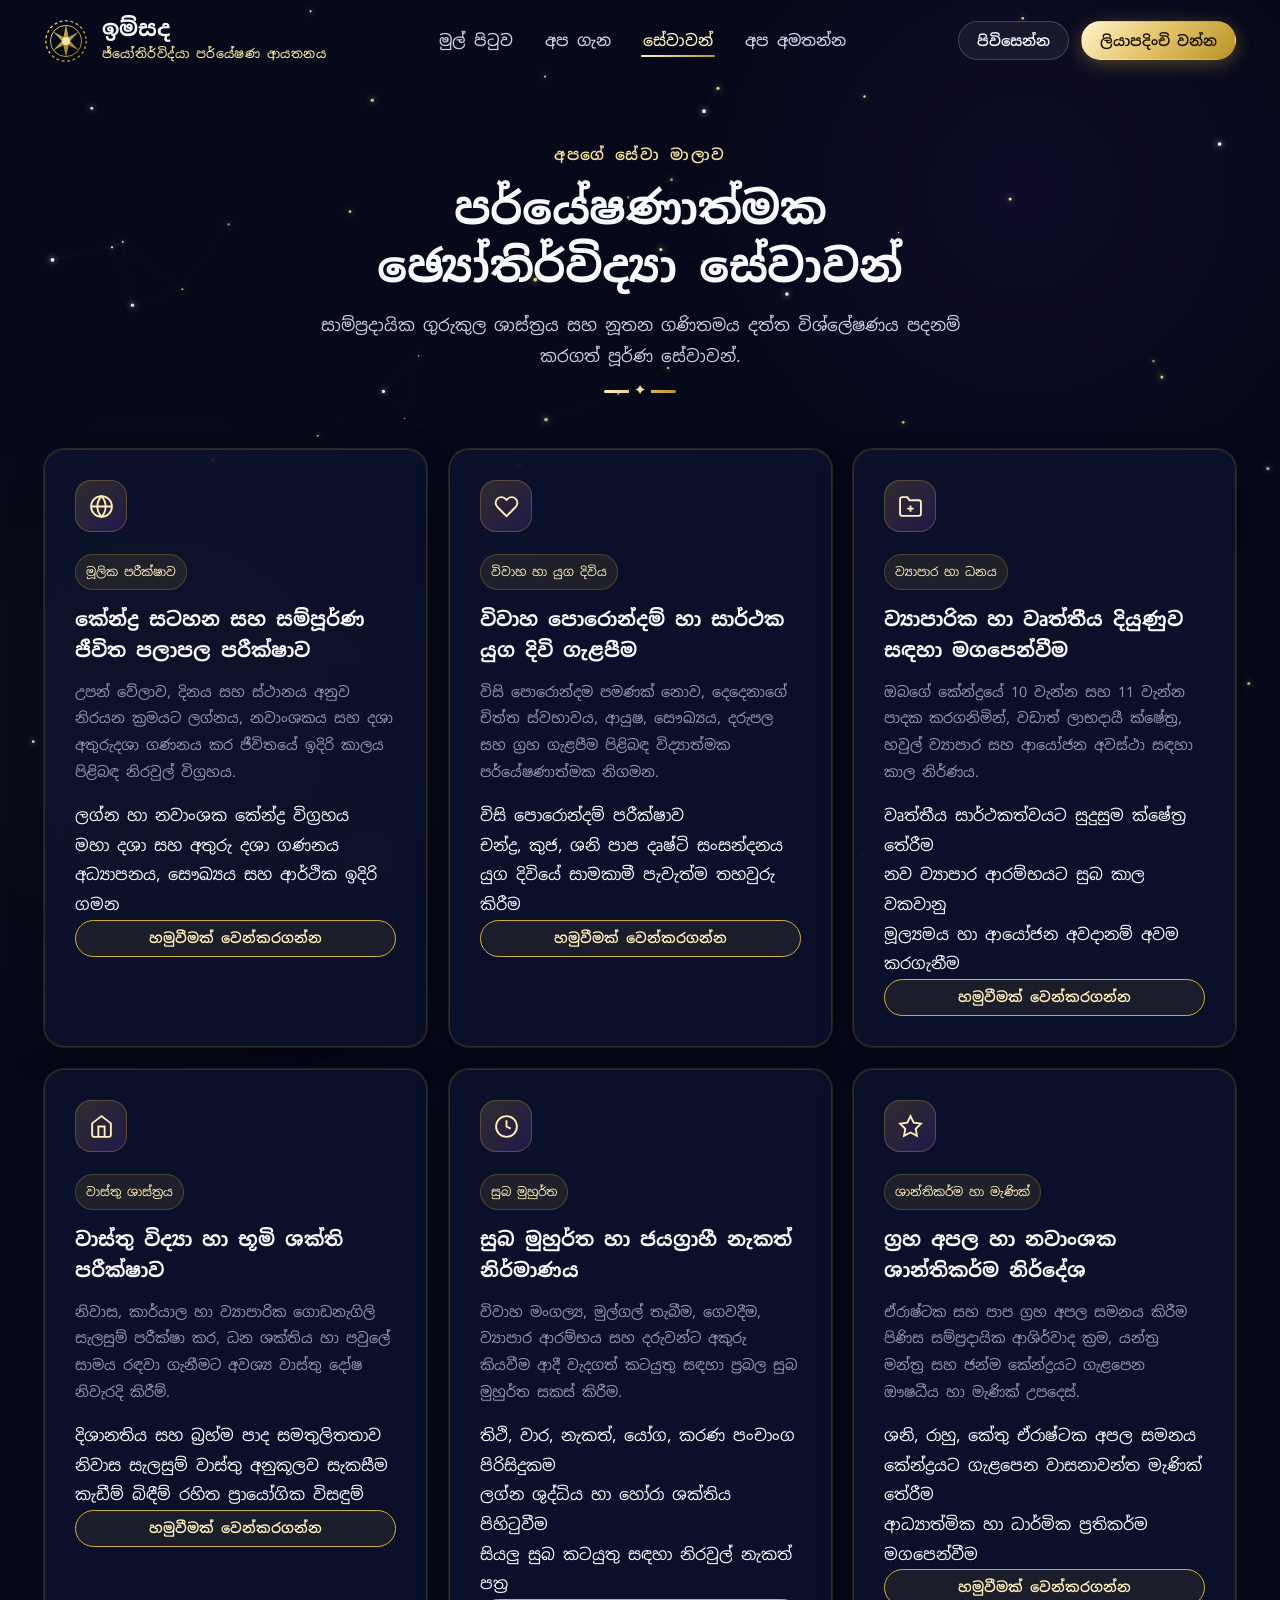
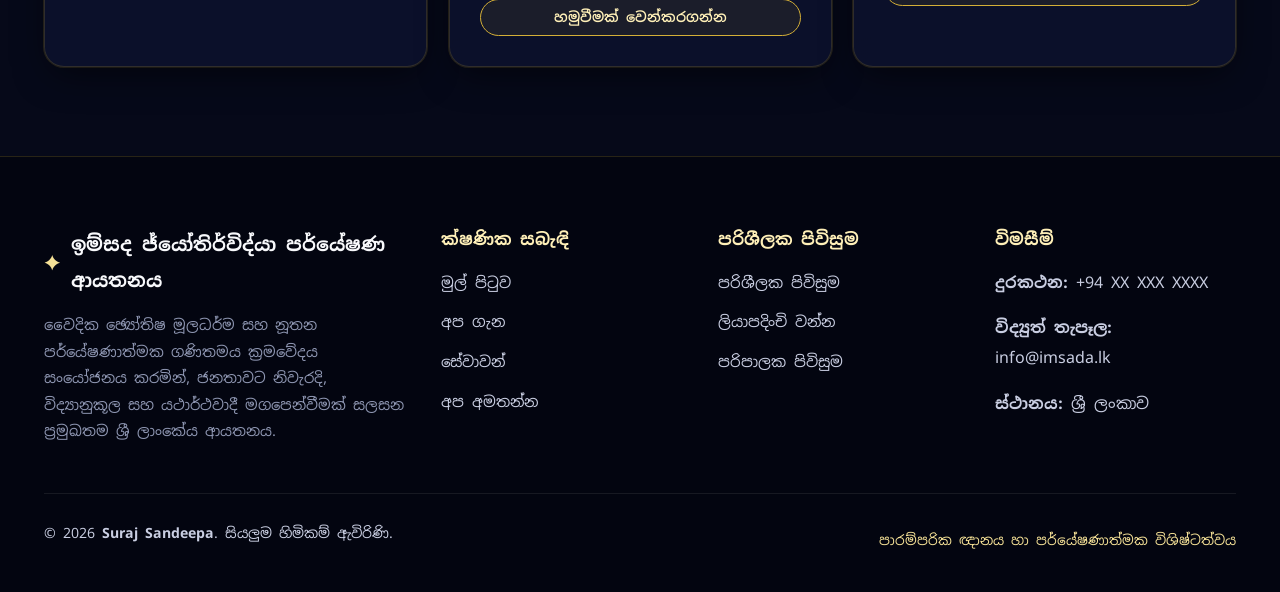
<file: services.html>
<!DOCTYPE html>
<html lang="si">
<head>
  <meta charset="UTF-8">
  <meta name="viewport" content="width=device-width, initial-scale=1.0">
  <title>අපගේ සේවාවන් | ඉම්සද ජ්යෝතිර්විද්යා පර්යේෂණ ආයතනය</title>
  
  <meta name="description" content="ඉම්සද ජ්යෝතිර්විද්යා පර්යේෂණ ආයතනයේ පර්යේෂණාත්මක සේවාවන්: කේන්ද්‍ර පරීක්ෂාව, විවාහ පොරොන්දම්, ව්‍යාපාරික මගපෙන්වීම, වාස්තු ශාස්ත්‍රය, සුබ මුහුර්ත, ග්‍රහ ශාන්තිකර්ම.">
  <meta name="theme-color" content="#060919">

  <!-- Google Fonts -->
  <link rel="preconnect" href="https://fonts.googleapis.com">
  <link rel="preconnect" href="https://fonts.gstatic.com" crossorigin>
  <link href="https://fonts.googleapis.com/css2?family=Noto+Sans+Sinhala:wght@300;400;500;600;700;800&display=swap" rel="stylesheet">

  <link rel="stylesheet" href="css/style.css">
  <link rel="stylesheet" href="css/responsive.css">
</head>
<body>

  <div class="ambient-glow ambient-glow-1"></div>
  <div class="ambient-glow ambient-glow-2"></div>
  <canvas id="star-canvas" class="star-canvas" aria-hidden="true"></canvas>

  <!-- Navigation -->
  <header class="site-header" id="site-header">
    <div class="container header-container">
      <a href="index.html" class="brand-logo" aria-label="මුල් පිටුවට යන්න">
        <div class="logo-symbol" aria-hidden="true">
          <svg viewBox="0 0 48 48" fill="none" class="gold-svg">
            <circle cx="24" cy="24" r="22" stroke="url(#goldGrad)" stroke-width="1.5" stroke-dasharray="3 3"/>
            <circle cx="24" cy="24" r="17" stroke="url(#goldGrad)" stroke-width="1"/>
            <path d="M24 6L26.8 19.5L38 14L28.5 24L38 34L26.8 28.5L24 42L21.2 28.5L10 34L19.5 24L10 14L21.2 19.5L24 6Z" fill="url(#goldGrad)" opacity="0.85"/>
            <circle cx="24" cy="24" r="4.5" fill="#f8e7a2"/>
            <defs>
              <linearGradient id="goldGrad" x1="0%" y1="0%" x2="100%" y2="100%">
                <stop offset="0%" stop-color="#f5e197"/>
                <stop offset="50%" stop-color="#d4af37"/>
                <stop offset="100%" stop-color="#aa811a"/>
              </linearGradient>
            </defs>
          </svg>
        </div>
        <div class="brand-text">
          <span class="brand-title">ඉම්සද</span>
          <span class="brand-sub">ජ්යෝතිර්විද්යා පර්යේෂණ ආයතනය</span>
        </div>
      </a>

      <nav class="main-nav" aria-label="ප්‍රධාන මෙනුව">
        <ul class="nav-list">
          <li class="nav-item"><a href="index.html" class="nav-link">මුල් පිටුව</a></li>
          <li class="nav-item"><a href="index.html#about" class="nav-link">අප ගැන</a></li>
          <li class="nav-item"><a href="services.html" class="nav-link active">සේවාවන්</a></li>
          <li class="nav-item"><a href="contact.html" class="nav-link">අප අමතන්න</a></li>
        </ul>
      </nav>

      <div class="header-actions">
        <a href="auth/login.html" class="btn btn-glass header-cta">පිවිසෙන්න</a>
        <a href="auth/register.html" class="btn btn-gold header-cta">ලියාපදිංචි වන්න</a>
        <button class="menu-toggle" id="menu-toggle" aria-label="මෙනුව විවෘත කරන්න" aria-expanded="false" aria-controls="mobile-drawer">
          <span class="hamburger-bar"></span>
          <span class="hamburger-bar"></span>
          <span class="hamburger-bar"></span>
        </button>
      </div>
    </div>

    <!-- Mobile Drawer -->
    <div class="mobile-drawer" id="mobile-drawer" aria-hidden="true">
      <div class="mobile-drawer-inner">
        <div class="mobile-drawer-header">
          <span class="mobile-brand-title">ඉම්සද ජ්යෝතිර්විද්යා</span>
          <button class="drawer-close" id="drawer-close" aria-label="මෙනුව වසන්න">&times;</button>
        </div>
        <ul class="mobile-nav-list">
          <li><a href="index.html" class="mobile-nav-link">මුල් පිටුව</a></li>
          <li><a href="index.html#about" class="mobile-nav-link">අප ගැන</a></li>
          <li><a href="services.html" class="mobile-nav-link active">සේවාවන්</a></li>
          <li><a href="contact.html" class="mobile-nav-link">අප අමතන්න</a></li>
        </ul>
        <div class="mobile-drawer-footer">
          <a href="auth/login.html" class="btn btn-glass w-100">පිවිසෙන්න</a>
          <a href="auth/register.html" class="btn btn-gold w-100">ලියාපදිංචි වන්න</a>
        </div>
      </div>
    </div>
    <div class="mobile-backdrop" id="mobile-backdrop"></div>
  </header>

  <main style="padding-top: 140px; padding-bottom: 90px;">
    <div class="container">
      
      <div class="section-header text-center reveal-fade">
        <div class="section-kicker">අපගේ සේවා මාලාව</div>
        <h1 class="section-title">පර්යේෂණාත්මක ඡ්‍යෝතිර්විද්‍යා සේවාවන්</h1>
        <p class="section-desc">
          සාම්ප්‍රදායික ගුරුකුල ශාස්ත්‍රය සහ නූතන ගණිතමය දත්ත විශ්ලේෂණය පදනම් කරගත් පූර්ණ සේවාවන්.
        </p>
        <div class="gold-divider"></div>
      </div>

      <div class="services-grid">
        
        <!-- Service 1 -->
        <article class="service-card glass-card reveal-up" data-delay="100">
          <div class="service-icon-wrap">
            <svg viewBox="0 0 24 24" fill="none" stroke="currentColor" stroke-width="1.8" class="service-svg">
              <circle cx="12" cy="12" r="10"/><path d="M12 2a15.3 15.3 0 0 1 4 10 15.3 15.3 0 0 1-4 10 15.3 15.3 0 0 1-4-10 15.3 15.3 0 0 1 4-10z"/><path d="M2 12h20"/>
            </svg>
          </div>
          <div class="service-tag">මූලික පරීක්ෂාව</div>
          <h2 class="service-title">කේන්ද්‍ර සටහන සහ සම්පූර්ණ ජීවිත පලාපල පරීක්ෂාව</h2>
          <p class="service-desc">
            උපන් වේලාව, දිනය සහ ස්ථානය අනුව නිරයන ක්‍රමයට ලග්නය, නවාංශකය සහ දශා අතුරුදශා ගණනය කර ජීවිතයේ ඉදිරි කාලය පිළිබඳ නිරවුල් විග්‍රහය.
          </p>
          <ul class="service-points">
            <li>ලග්න හා නවාංශක කේන්ද්‍ර විග්‍රහය</li>
            <li>මහා දශා සහ අතුරු දශා ගණනය</li>
            <li>අධ්‍යාපනය, සෞඛ්‍යය සහ ආර්ථික ඉදිරි ගමන</li>
          </ul>
          <a href="auth/login.html" class="btn btn-outline-gold btn-sm w-100" style="margin-top: auto;">හමුවීමක් වෙන්කරගන්න</a>
        </article>

        <!-- Service 2 -->
        <article class="service-card glass-card reveal-up" data-delay="200">
          <div class="service-icon-wrap">
            <svg viewBox="0 0 24 24" fill="none" stroke="currentColor" stroke-width="1.8" class="service-svg">
              <path d="M20.84 4.61a5.5 5.5 0 0 0-7.78 0L12 5.67l-1.06-1.06a5.5 5.5 0 0 0-7.78 7.78l1.06 1.06L12 21.23l7.78-7.78 1.06-1.06a5.5 5.5 0 0 0 0-7.78z"/>
            </svg>
          </div>
          <div class="service-tag">විවාහ හා යුග දිවිය</div>
          <h2 class="service-title">විවාහ පොරොන්දම් හා සාර්ථක යුග දිවි ගැළපීම</h2>
          <p class="service-desc">
            විසි පොරොන්දම පමණක් නොව, දෙදෙනාගේ චිත්ත ස්වභාවය, ආයුෂ, සෞඛ්‍යය, දරුපල සහ ග්‍රහ ගැළපීම පිළිබඳ විද්‍යාත්මක පර්යේෂණාත්මක නිගමන.
          </p>
          <ul class="service-points">
            <li>විසි පොරොන්දම් පරීක්ෂාව</li>
            <li>චන්ද්‍ර, කුජ, ශනි පාප දෘෂ්ටි සංසන්දනය</li>
            <li>යුග දිවියේ සාමකාමී පැවැත්ම තහවුරු කිරීම</li>
          </ul>
          <a href="auth/login.html" class="btn btn-outline-gold btn-sm w-100" style="margin-top: auto;">හමුවීමක් වෙන්කරගන්න</a>
        </article>

        <!-- Service 3 -->
        <article class="service-card glass-card reveal-up" data-delay="300">
          <div class="service-icon-wrap">
            <svg viewBox="0 0 24 24" fill="none" stroke="currentColor" stroke-width="1.8" class="service-svg">
              <path d="M22 19a2 2 0 0 1-2 2H4a2 2 0 0 1-2-2V5a2 2 0 0 1 2-2h5l2 3h9a2 2 0 0 1 2 2z"/>
              <polyline points="12 11 12 17"/><polyline points="9 14 15 14"/>
            </svg>
          </div>
          <div class="service-tag">ව්‍යාපාර හා ධනය</div>
          <h2 class="service-title">ව්‍යාපාරික හා වෘත්තීය දියුණුව සඳහා මගපෙන්වීම</h2>
          <p class="service-desc">
            ඔබගේ කේන්ද්‍රයේ 10 වැන්න සහ 11 වැන්න පාදක කරගනිමින්, වඩාත් ලාභදායී ක්ෂේත්‍ර, හවුල් ව්‍යාපාර සහ ආයෝජන අවස්ථා සඳහා කාල නිර්ණය.
          </p>
          <ul class="service-points">
            <li>වෘත්තීය සාර්ථකත්වයට සුදුසුම ක්ෂේත්‍ර තේරීම</li>
            <li>නව ව්‍යාපාර ආරම්භයට සුබ කාල වකවානු</li>
            <li>මූල්‍යමය හා ආයෝජන අවදානම් අවම කරගැනීම</li>
          </ul>
          <a href="auth/login.html" class="btn btn-outline-gold btn-sm w-100" style="margin-top: auto;">හමුවීමක් වෙන්කරගන්න</a>
        </article>

        <!-- Service 4 -->
        <article class="service-card glass-card reveal-up" data-delay="400">
          <div class="service-icon-wrap">
            <svg viewBox="0 0 24 24" fill="none" stroke="currentColor" stroke-width="1.8" class="service-svg">
              <path d="M3 9l9-7 9 7v11a2 2 0 0 1-2 2H5a2 2 0 0 1-2-2z"/><polyline points="9 22 9 12 15 12 15 22"/>
            </svg>
          </div>
          <div class="service-tag">වාස්තු ශාස්ත්‍රය</div>
          <h2 class="service-title">වාස්තු විද්‍යා හා භූමි ශක්ති පරීක්ෂාව</h2>
          <p class="service-desc">
            නිවාස, කාර්යාල හා ව්‍යාපාරික ගොඩනැගිලි සැලසුම් පරීක්ෂා කර, ධන ශක්තිය හා පවුලේ සාමය රඳවා ගැනීමට අවශ්‍ය වාස්තු දෝෂ නිවැරදි කිරීම්.
          </p>
          <ul class="service-points">
            <li>දිශානතිය සහ බ්‍රහ්ම පාද සමතුලිතතාව</li>
            <li>නිවාස සැලසුම් වාස්තු අනුකූලව සැකසීම</li>
            <li>කැඩීම් බිඳීම් රහිත ප්‍රායෝගික විසඳුම්</li>
          </ul>
          <a href="auth/login.html" class="btn btn-outline-gold btn-sm w-100" style="margin-top: auto;">හමුවීමක් වෙන්කරගන්න</a>
        </article>

        <!-- Service 5 -->
        <article class="service-card glass-card reveal-up" data-delay="500">
          <div class="service-icon-wrap">
            <svg viewBox="0 0 24 24" fill="none" stroke="currentColor" stroke-width="1.8" class="service-svg">
              <circle cx="12" cy="12" r="10"/><polyline points="12 6 12 12 16 14"/>
            </svg>
          </div>
          <div class="service-tag">සුබ මුහුර්ත</div>
          <h2 class="service-title">සුබ මුහුර්ත හා ජයග්‍රාහී නැකත් නිර්මාණය</h2>
          <p class="service-desc">
            විවාහ මංගල්‍ය, මුල්ගල් තැබීම, ගෙවදීම, ව්‍යාපාර ආරම්භය සහ දරුවන්ට අකුරු කියවීම ආදී වැදගත් කටයුතු සඳහා ප්‍රබල සුබ මුහුර්ත සකස් කිරීම.
          </p>
          <ul class="service-points">
            <li>තිථි, වාර, නැකත්, යෝග, කරණ පංචාංග පිරිසිදුකම</li>
            <li>ලග්න ශුද්ධිය හා හෝරා ශක්තිය පිහිටුවීම</li>
            <li>සියලු සුබ කටයුතු සඳහා නිරවුල් නැකත් පත්‍ර</li>
          </ul>
          <a href="auth/login.html" class="btn btn-outline-gold btn-sm w-100" style="margin-top: auto;">හමුවීමක් වෙන්කරගන්න</a>
        </article>

        <!-- Service 6 -->
        <article class="service-card glass-card reveal-up" data-delay="600">
          <div class="service-icon-wrap">
            <svg viewBox="0 0 24 24" fill="none" stroke="currentColor" stroke-width="1.8" class="service-svg">
              <polygon points="12 2 15.09 8.26 22 9.27 17 14.14 18.18 21.02 12 17.77 5.82 21.02 7 14.14 2 9.27 8.91 8.26 12 2"/>
            </svg>
          </div>
          <div class="service-tag">ශාන්තිකර්ම හා මැණික්</div>
          <h2 class="service-title">ග්‍රහ අපල හා නවාංශක ශාන්තිකර්ම නිර්දේශ</h2>
          <p class="service-desc">
            ඒරාෂ්ටක සහ පාප ග්‍රහ අපල සමනය කිරීම පිණිස සම්ප්‍රදායික ආශිර්වාද ක්‍රම, යන්ත්‍ර මන්ත්‍ර සහ ජන්ම කේන්ද්‍රයට ගැළපෙන ඖෂධීය හා මැණික් උපදෙස්.
          </p>
          <ul class="service-points">
            <li>ශනි, රාහු, කේතු ඒරාෂ්ටක අපල සමනය</li>
            <li>කේන්ද්‍රයට ගැළපෙන වාසනාවන්ත මැණික් තේරීම</li>
            <li>ආධ්‍යාත්මික හා ධාර්මික ප්‍රතිකර්ම මගපෙන්වීම</li>
          </ul>
          <a href="auth/login.html" class="btn btn-outline-gold btn-sm w-100" style="margin-top: auto;">හමුවීමක් වෙන්කරගන්න</a>
        </article>

      </div>

    </div>
  </main>

  <footer class="site-footer">
    <div class="container">
      <div class="footer-top">
        <div class="footer-brand-col">
          <div class="footer-logo">
            <span class="footer-logo-icon">✦</span>
            <span class="footer-brand-title">ඉම්සද ජ්යෝතිර්විද්යා පර්යේෂණ ආයතනය</span>
          </div>
          <p class="footer-desc">
            වෛදික ඡ්‍යෝතිෂ මූලධර්ම සහ නූතන පර්යේෂණාත්මක ගණිතමය ක්‍රමවේදය සංයෝජනය කරමින්, ජනතාවට නිවැරදි, විද්‍යානුකූල සහ යථාර්ථවාදී මගපෙන්වීමක් සලසන ප්‍රමුඛතම ශ්‍රී ලාංකේය ආයතනය.
          </p>
        </div>

        <div class="footer-nav-col">
          <h4 class="footer-heading">ක්ෂණික සබැඳි</h4>
          <ul class="footer-links">
            <li><a href="index.html">මුල් පිටුව</a></li>
            <li><a href="index.html#about">අප ගැන</a></li>
            <li><a href="services.html">සේවාවන්</a></li>
            <li><a href="contact.html">අප අමතන්න</a></li>
          </ul>
        </div>

        <div class="footer-nav-col">
          <h4 class="footer-heading">පරිශීලක පිවිසුම</h4>
          <ul class="footer-links">
            <li><a href="auth/login.html">පරිශීලක පිවිසුම</a></li>
            <li><a href="auth/register.html">ලියාපදිංචි වන්න</a></li>
            <li><a href="admin/login.html">පරිපාලක පිවිසුම</a></li>
          </ul>
        </div>

        <div class="footer-contact-col">
          <h4 class="footer-heading">විමසීම්</h4>
          <p class="footer-info-item"><strong>දුරකථන:</strong> +94 XX XXX XXXX</p>
          <p class="footer-info-item"><strong>විද්‍යුත් තැපෑල:</strong> info@imsada.lk</p>
          <p class="footer-info-item"><strong>ස්ථානය:</strong> ශ්‍රී ලංකාව</p>
        </div>
      </div>

      <div class="footer-bottom">
        <p class="copyright-text">&copy; 2026 <strong>Suraj Sandeepa</strong>. සියලුම හිමිකම් ඇවිරිණි.</p>
        <p class="footer-credit">පාරම්පරික ඥානය හා පර්යේෂණාත්මක විශිෂ්ටත්වය</p>
      </div>
    </div>
  </footer>

  <button class="back-to-top" id="back-to-top" aria-label="ඉහළට යන්න">
    <svg viewBox="0 0 24 24" fill="none" stroke="currentColor" stroke-width="2.5"><polyline points="18 15 12 9 6 15"></polyline></svg>
  </button>

  <script src="js/api.js"></script>
  <script src="js/main.js"></script>
</body>
</html>
</file>
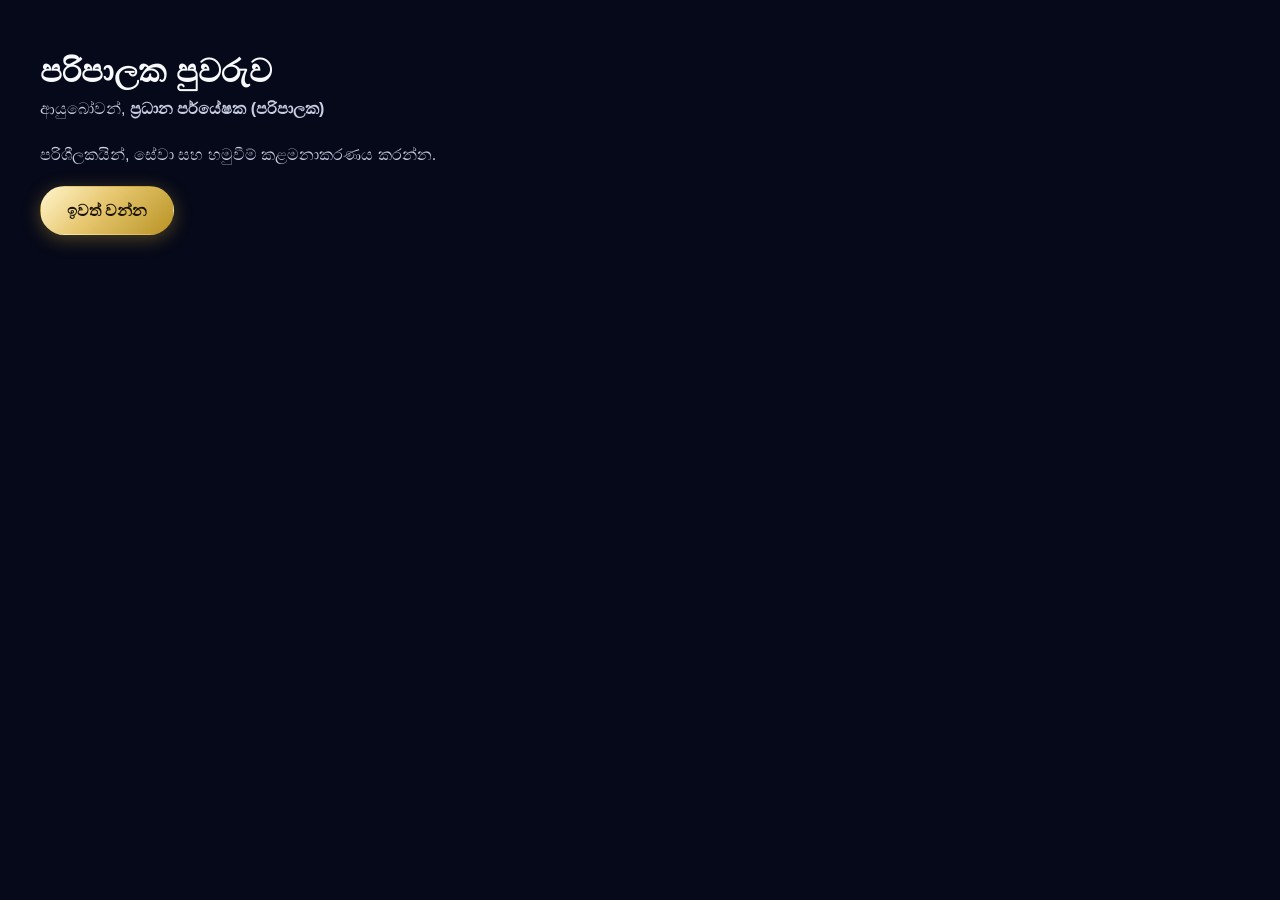
<file: admin/dashboard.html>
<!DOCTYPE html>
<html lang="si">
<head>
  <meta charset="UTF-8"><meta name="viewport" content="width=device-width, initial-scale=1.0">
  <title>පරිපාලක පුවරුව</title>
  <link rel="stylesheet" href="../css/style.css"><link rel="stylesheet" href="../css/dashboard.css"><link rel="stylesheet" href="../css/responsive.css">
</head>
<body>
  <main class="container" style="padding:48px 20px">
    <h1>පරිපාලක පුවරුව</h1>
    <p>ආයුබෝවන්, <strong id="admin-display-name">පරිපාලක</strong></p>
    <p>පරිශීලකයින්, සේවා සහ හමුවීම් කළමනාකරණය කරන්න.</p>
    <a href="../index.html" id="btn-admin-logout" class="btn btn-gold">ඉවත් වන්න</a>
  </main>
  <script src="../js/api.js"></script><script src="../js/admin.js"></script>
</body>
</html>
</file>
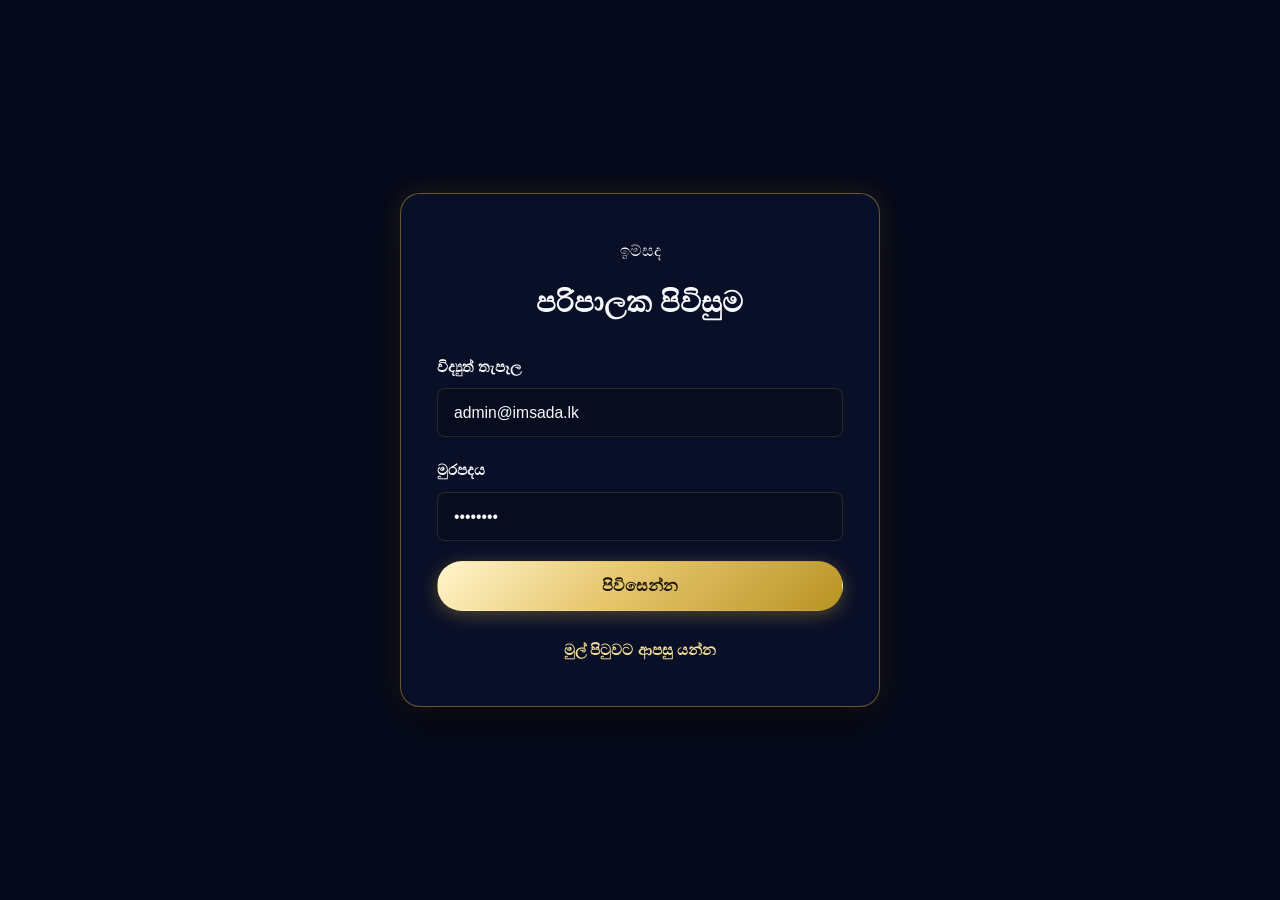
<file: admin/login.html>
<!DOCTYPE html>
<html lang="si">
<head>
  <meta charset="UTF-8">
  <meta name="viewport" content="width=device-width, initial-scale=1.0">
  <title>පරිපාලක පිවිසුම</title>
  <link rel="stylesheet" href="../css/style.css">
  <link rel="stylesheet" href="../css/auth.css">
  <link rel="stylesheet" href="../css/responsive.css">
</head>
<body class="auth-page">
  <div class="auth-container"><div class="auth-card">
    <div class="auth-header"><a href="../index.html" class="auth-logo">ඉම්සද</a><h1 class="auth-title">පරිපාලක පිවිසුම</h1></div>
    <div id="auth-alert" class="auth-alert" role="alert"></div>
    <form id="admin-login-form" class="auth-form" novalidate>
      <div class="form-group"><label for="admin-email" class="form-label">විද්‍යුත් තැපෑල</label><input type="email" id="admin-email" class="form-input" value="admin@imsada.lk" required><span class="field-error-msg">වලංගු විද්‍යුත් තැපෑලක් ඇතුළත් කරන්න.</span></div>
      <div class="form-group"><label for="admin-password" class="form-label">මුරපදය</label><input type="password" id="admin-password" class="form-input" value="demo1234" required><span class="field-error-msg">මුරපදය ඇතුළත් කරන්න.</span></div>
      <button type="submit" class="btn btn-gold w-100">පිවිසෙන්න</button>
    </form>
    <div class="auth-footer"><a href="../index.html">මුල් පිටුවට ආපසු යන්න</a></div>
  </div></div>
  <script src="../js/api.js"></script><script src="../js/auth.js"></script>
</body>
</html>
</file>
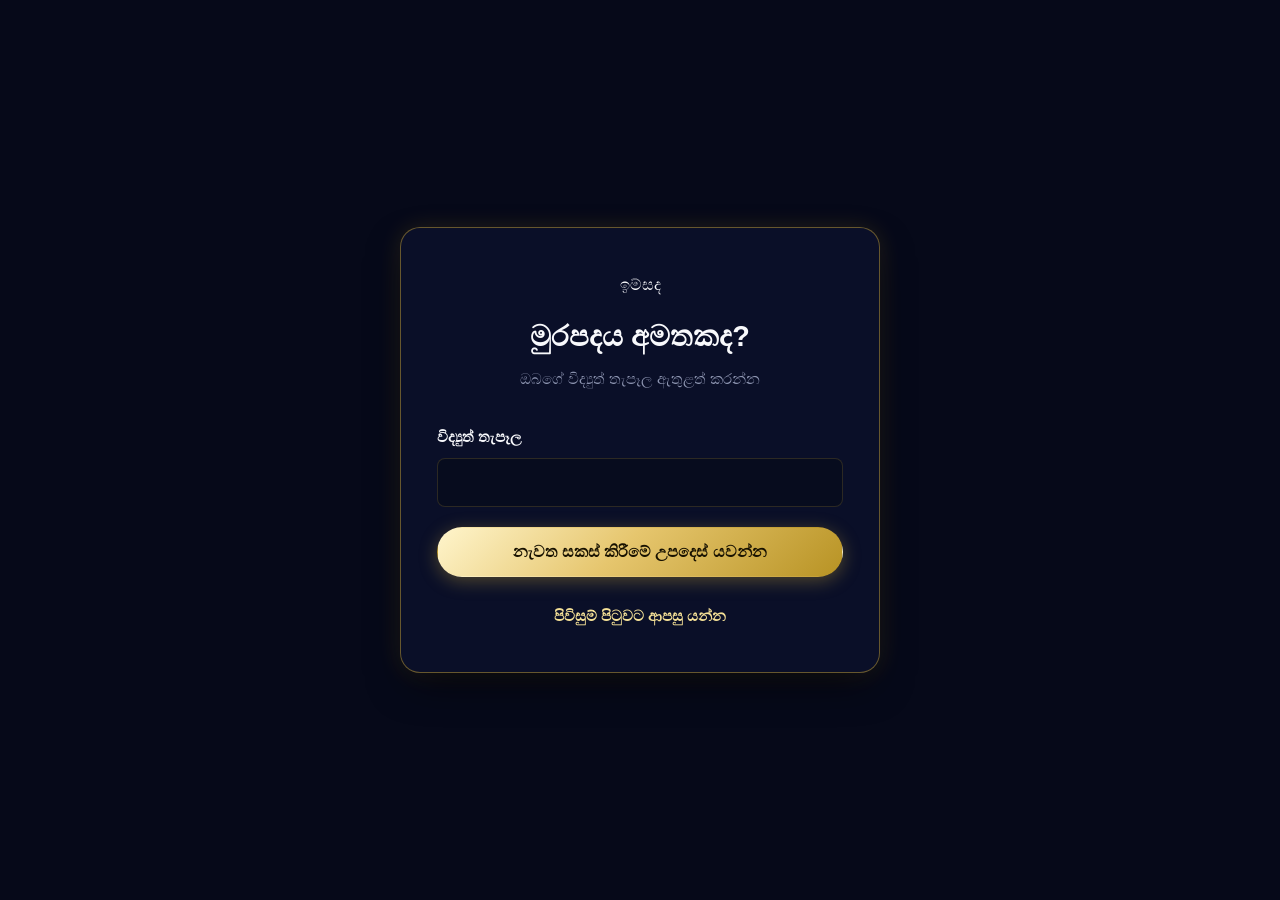
<file: auth/forgot-password.html>
<!DOCTYPE html>
<html lang="si">
<head>
  <meta charset="UTF-8">
  <meta name="viewport" content="width=device-width, initial-scale=1.0">
  <title>මුරපදය නැවත සකසන්න</title>
  <link rel="stylesheet" href="../css/style.css">
  <link rel="stylesheet" href="../css/auth.css">
  <link rel="stylesheet" href="../css/responsive.css">
</head>
<body class="auth-page">
  <div class="auth-container">
    <div class="auth-card">
      <div class="auth-header">
        <a href="../index.html" class="auth-logo" aria-label="මුල් පිටුවට">ඉම්සද</a>
        <h1 class="auth-title">මුරපදය අමතකද?</h1>
        <p class="auth-subtitle">ඔබගේ විද්‍යුත් තැපෑල ඇතුළත් කරන්න</p>
      </div>
      <div id="auth-alert" class="auth-alert" role="alert"></div>
      <form id="forgot-password-form" class="auth-form" novalidate>
        <div class="form-group">
          <label for="forgot-email" class="form-label">විද්‍යුත් තැපෑල</label>
          <input type="email" id="forgot-email" class="form-input" required autocomplete="email">
          <span class="field-error-msg">වලංගු විද්‍යුත් තැපැල් ලිපිනයක් ඇතුළත් කරන්න.</span>
        </div>
        <button type="submit" class="btn btn-gold w-100">නැවත සකස් කිරීමේ උපදෙස් යවන්න</button>
      </form>
      <div class="auth-footer"><a href="login.html">පිවිසුම් පිටුවට ආපසු යන්න</a></div>
    </div>
  </div>
  <script src="../js/api.js"></script>
  <script src="../js/auth.js"></script>
</body>
</html>
</file>
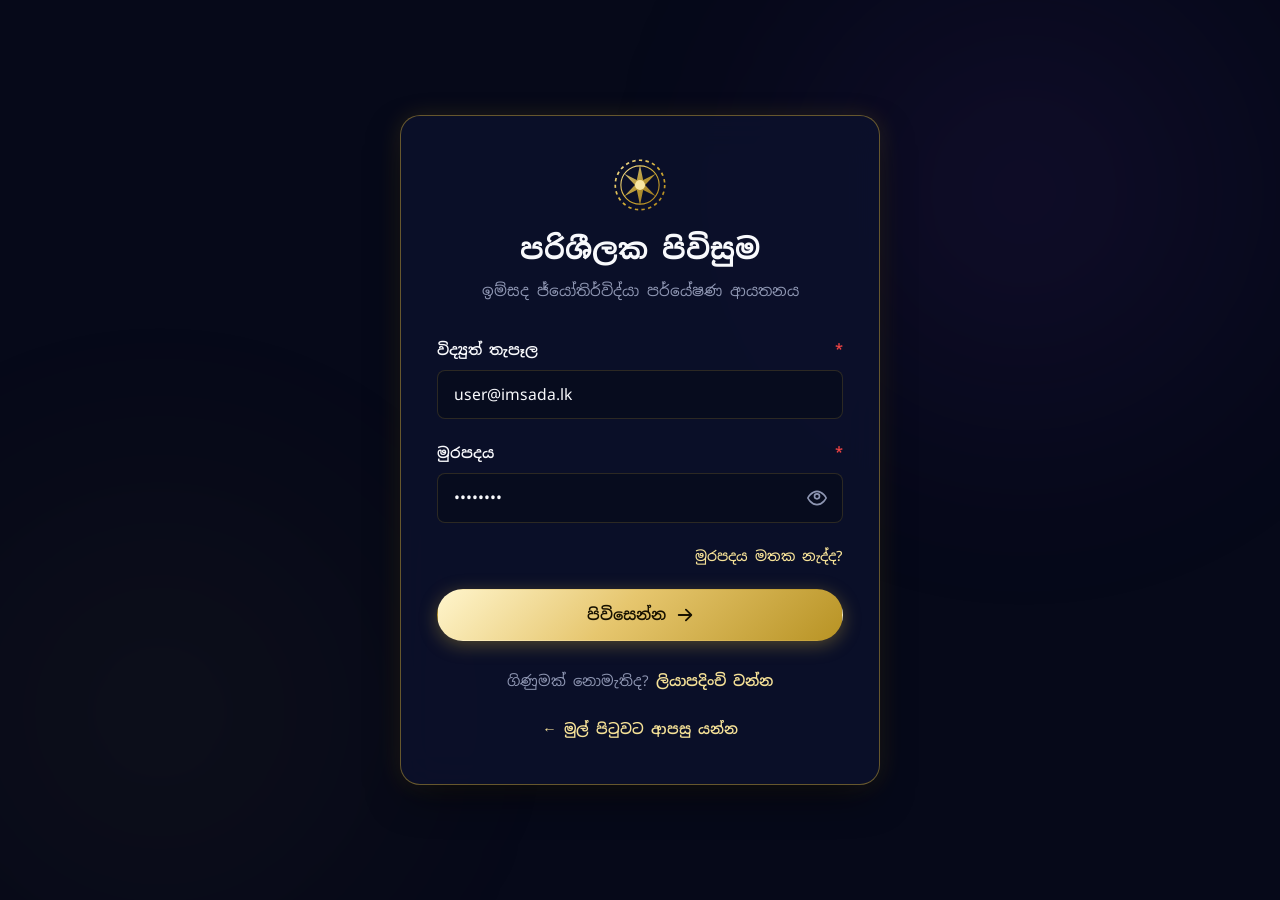
<file: auth/login.html>
<!DOCTYPE html>
<html lang="si">
<head>
  <meta charset="UTF-8">
  <meta name="viewport" content="width=device-width, initial-scale=1.0">
  <title>පරිශීලක පිවිසුම | ඉම්සද ජ්යෝතිර්විද්යා පර්යේෂණ ආයතනය</title>
  
  <meta name="description" content="ඉම්සද ජ්යෝතිර්විද්යා පර්යේෂණ ආයතනය - පරිශීලක පිවිසුම">
  <meta name="theme-color" content="#060919">

  <!-- Google Fonts -->
  <link rel="preconnect" href="https://fonts.googleapis.com">
  <link rel="preconnect" href="https://fonts.gstatic.com" crossorigin>
  <link href="https://fonts.googleapis.com/css2?family=Noto+Sans+Sinhala:wght@300;400;500;600;700;800&display=swap" rel="stylesheet">

  <link rel="stylesheet" href="../css/style.css">
  <link rel="stylesheet" href="../css/auth.css">
  <link rel="stylesheet" href="../css/responsive.css">
</head>
<body class="auth-page">

  <div class="ambient-glow ambient-glow-1"></div>
  <div class="ambient-glow ambient-glow-2"></div>
  <canvas id="star-canvas" class="star-canvas" aria-hidden="true"></canvas>

  <div class="auth-container">
    <div class="auth-card">
      
      <div class="auth-header">
        <a href="../index.html" class="auth-logo" aria-label="මුල් පිටුවට">
          <svg viewBox="0 0 48 48" fill="none">
            <circle cx="24" cy="24" r="22" stroke="url(#goldGradAuth)" stroke-width="1.5" stroke-dasharray="3 3"/>
            <circle cx="24" cy="24" r="17" stroke="url(#goldGradAuth)" stroke-width="1"/>
            <path d="M24 6L26.8 19.5L38 14L28.5 24L38 34L26.8 28.5L24 42L21.2 28.5L10 34L19.5 24L10 14L21.2 19.5L24 6Z" fill="url(#goldGradAuth)" opacity="0.85"/>
            <circle cx="24" cy="24" r="4.5" fill="#f8e7a2"/>
            <defs>
              <linearGradient id="goldGradAuth" x1="0%" y1="0%" x2="100%" y2="100%">
                <stop offset="0%" stop-color="#f5e197"/>
                <stop offset="50%" stop-color="#d4af37"/>
                <stop offset="100%" stop-color="#aa811a"/>
              </linearGradient>
            </defs>
          </svg>
        </a>
        <h1 class="auth-title">පරිශීලක පිවිසුම</h1>
        <p class="auth-subtitle">ඉම්සද ජ්යෝතිර්විද්යා පර්යේෂණ ආයතනය</p>
      </div>

      <!-- Alert Message -->
      <div id="auth-alert" class="auth-alert" role="alert"></div>

      <!-- User Login Form -->
      <form id="user-login-form" class="auth-form" novalidate>
        
        <div class="form-group">
          <label for="login-email" class="form-label">
            විද්‍යුත් තැපෑල <span class="required-star">*</span>
          </label>
          <div class="input-wrap">
            <input type="email" id="login-email" class="form-input" placeholder="user@imsada.lk" required autocomplete="email" value="user@imsada.lk">
          </div>
          <span class="field-error-msg">වලංගු විද්‍යුත් තැපැල් ලිපිනයක් ඇතුළත් කරන්න.</span>
        </div>

        <div class="form-group">
          <label for="login-password" class="form-label">
            මුරපදය <span class="required-star">*</span>
          </label>
          <div class="input-wrap has-icon">
            <input type="password" id="login-password" class="form-input" placeholder="ඔබගේ මුරපදය" required autocomplete="current-password" value="demo1234">
            <button type="button" class="toggle-password-btn" aria-label="මුරපදය පෙන්වන්න/සඟවන්න">
              <svg viewBox="0 0 24 24" fill="none" stroke="currentColor" stroke-width="2">
                <path d="M1 12s4-8 11-8 11 8 11 8-4 8-11 8-11-8-11-8z"></path>
                <circle cx="12" cy="10" r="3"></circle>
              </svg>
            </button>
          </div>
          <span class="field-error-msg">කරුණාකර මුරපදය ඇතුළත් කරන්න (අවම අකුරු 4).</span>
        </div>

        <div class="auth-options">
          <span></span>
          <a href="forgot-password.html" class="auth-link">මුරපදය මතක නැද්ද?</a>
        </div>

        <button type="submit" class="btn btn-gold w-100" style="padding: 13px;">
          <span>පිවිසෙන්න</span>
          <svg viewBox="0 0 20 20" fill="currentColor" class="btn-arrow">
            <path fill-rule="evenodd" d="M10.293 3.293a1 1 0 011.414 0l6 6a1 1 0 010 1.414l-6 6a1 1 0 01-1.414-1.414L14.586 11H3a1 1 0 110-2h11.586l-4.293-4.293a1 1 0 010-1.414z" clip-rule="evenodd" />
          </svg>
        </button>

      </form>

      <div class="auth-footer">
        ගිණුමක් නොමැතිද? <a href="register.html">ලියාපදිංචි වන්න</a>
        <br>
        <a href="../index.html" class="back-home-link">← මුල් පිටුවට ආපසු යන්න</a>
      </div>

    </div>
  </div>

  <script src="../js/api.js"></script>
  <script src="../js/auth.js"></script>
</body>
</html>
</file>
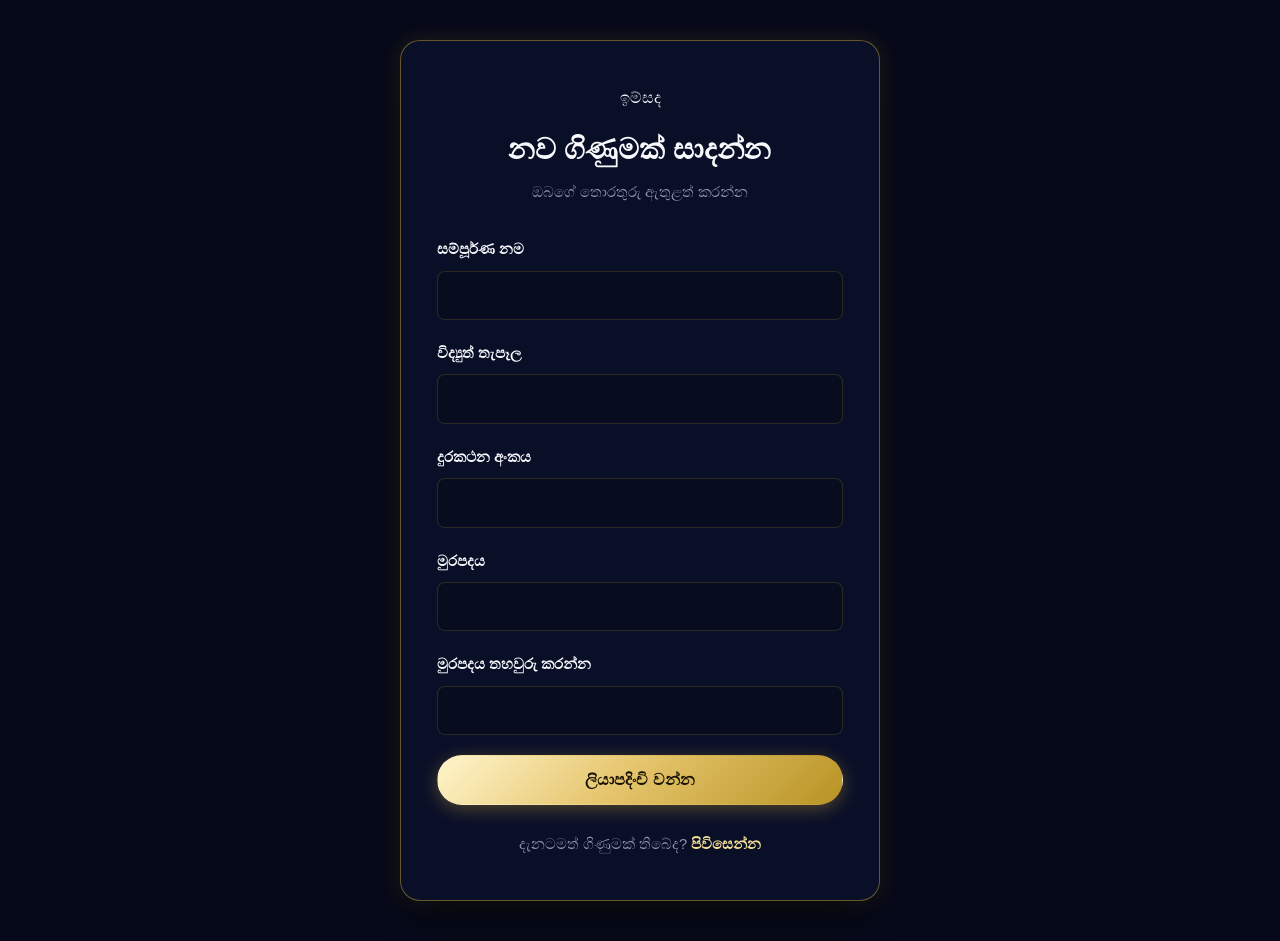
<file: auth/register.html>
<!DOCTYPE html>
<html lang="si">
<head>
  <meta charset="UTF-8">
  <meta name="viewport" content="width=device-width, initial-scale=1.0">
  <title>ලියාපදිංචි වන්න | ඉම්සද ජ්යෝතිර්විද්යා</title>
  <link rel="stylesheet" href="../css/style.css">
  <link rel="stylesheet" href="../css/auth.css">
  <link rel="stylesheet" href="../css/responsive.css">
</head>
<body class="auth-page">
  <div class="auth-container">
    <div class="auth-card">
      <div class="auth-header">
        <a href="../index.html" class="auth-logo" aria-label="මුල් පිටුවට">ඉම්සද</a>
        <h1 class="auth-title">නව ගිණුමක් සාදන්න</h1>
        <p class="auth-subtitle">ඔබගේ තොරතුරු ඇතුළත් කරන්න</p>
      </div>
      <div id="auth-alert" class="auth-alert" role="alert"></div>
      <form id="user-register-form" class="auth-form" novalidate>
        <div class="form-group">
          <label for="reg-name" class="form-label">සම්පූර්ණ නම</label>
          <input type="text" id="reg-name" class="form-input" required>
          <span class="field-error-msg">කරුණාකර නම ඇතුළත් කරන්න.</span>
        </div>
        <div class="form-group">
          <label for="reg-email" class="form-label">විද්‍යුත් තැපෑල</label>
          <input type="email" id="reg-email" class="form-input" required autocomplete="email">
          <span class="field-error-msg">වලංගු විද්‍යුත් තැපැල් ලිපිනයක් ඇතුළත් කරන්න.</span>
        </div>
        <div class="form-group">
          <label for="reg-phone" class="form-label">දුරකථන අංකය</label>
          <input type="tel" id="reg-phone" class="form-input" required>
          <span class="field-error-msg">වලංගු දුරකථන අංකයක් ඇතුළත් කරන්න.</span>
        </div>
        <div class="form-group">
          <label for="reg-password" class="form-label">මුරපදය</label>
          <input type="password" id="reg-password" class="form-input" required minlength="6">
          <span class="field-error-msg">මුරපදය අවම වශයෙන් අකුරු 6ක් විය යුතුය.</span>
        </div>
        <div id="password-strength-wrap" style="display:none"><div id="strength-bar-fill"></div><span id="strength-text"></span></div>
        <div class="form-group">
          <label for="reg-confirm-password" class="form-label">මුරපදය තහවුරු කරන්න</label>
          <input type="password" id="reg-confirm-password" class="form-input" required>
          <span class="field-error-msg">මුරපද දෙක සමාන විය යුතුය.</span>
        </div>
        <button type="submit" class="btn btn-gold w-100">ලියාපදිංචි වන්න</button>
      </form>
      <div class="auth-footer">දැනටමත් ගිණුමක් තිබේද? <a href="login.html">පිවිසෙන්න</a></div>
    </div>
  </div>
  <script src="../js/api.js"></script>
  <script src="../js/auth.js"></script>
</body>
</html>
</file>
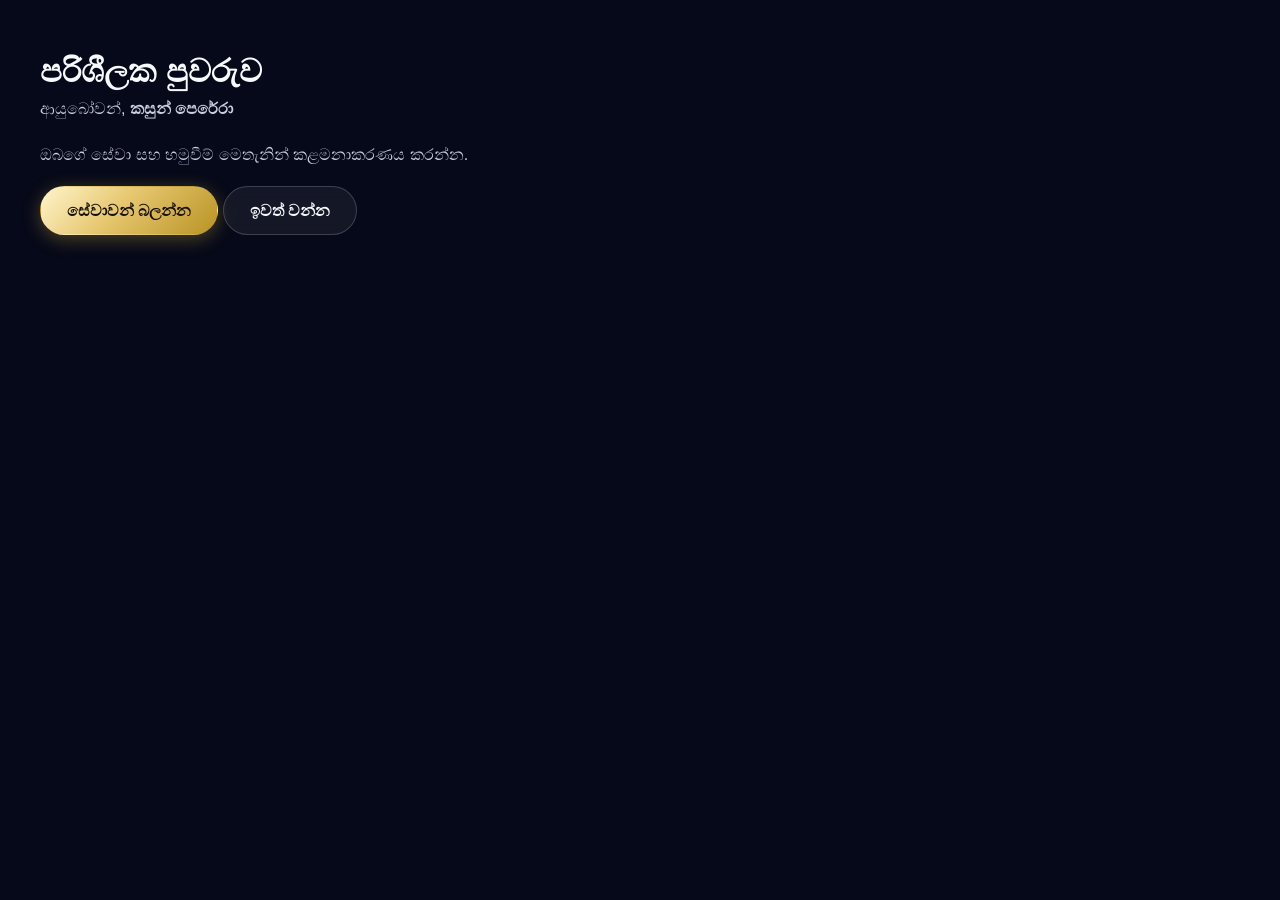
<file: user/dashboard.html>
<!DOCTYPE html>
<html lang="si">
<head>
  <meta charset="UTF-8"><meta name="viewport" content="width=device-width, initial-scale=1.0">
  <title>පරිශීලක පුවරුව</title>
  <link rel="stylesheet" href="../css/style.css"><link rel="stylesheet" href="../css/dashboard.css"><link rel="stylesheet" href="../css/responsive.css">
</head>
<body>
  <main class="container" style="padding:48px 20px">
    <h1>පරිශීලක පුවරුව</h1>
    <p>ආයුබෝවන්, <strong id="user-display-name">පරිශීලකයා</strong></p>
    <p>ඔබගේ සේවා සහ හමුවීම් මෙතැනින් කළමනාකරණය කරන්න.</p>
    <a href="../services.html" class="btn btn-gold">සේවාවන් බලන්න</a>
    <a href="../index.html" id="btn-logout" class="btn btn-glass">ඉවත් වන්න</a>
  </main>
  <script src="../js/api.js"></script><script src="../js/user.js"></script>
</body>
</html>
</file>
<file: css/style.css>
/* ==========================================================================
   ඉම්සද ජ්යෝතිර්විද්යා පර්යේෂණ ආයතනය - ප්‍රධාන මෝස්තර පත්‍රය (css/style.css)
   Pure CSS3 Design System: Midnight Navy, Cosmic Purple & Astral Gold
   ========================================================================== */

:root {
  /* Cosmic Color Palette */
  --bg-primary: #060919;
  --bg-secondary: #0a0f28;
  --bg-surface: rgba(14, 20, 48, 0.7);
  --bg-surface-elevated: rgba(20, 28, 64, 0.85);
  --bg-glass: rgba(13, 19, 44, 0.65);
  --bg-glass-hover: rgba(24, 34, 76, 0.8);

  /* Astral Gold */
  --gold-300: #fff0b8;
  --gold-400: #f5e197;
  --gold-500: #d4af37;
  --gold-600: #b89324;
  --gold-700: #8c6e14;
  --gold-gradient: linear-gradient(135deg, #fff5cc 0%, #e6c66e 45%, #b89324 100%);
  --gold-glow: rgba(212, 175, 55, 0.35);
  --gold-glow-soft: rgba(212, 175, 55, 0.15);

  /* Deep Cosmic Purple */
  --purple-deep: #170d33;
  --purple-glow: rgba(120, 57, 205, 0.35);
  --purple-accent: #7839cd;

  /* Typography Colors */
  --text-primary: #f8f9fc;
  --text-secondary: #c9cee2;
  --text-muted: #8e96b2;
  --text-gold: #f5e197;

  /* Status Colors */
  --status-pending: #f59e0b;
  --status-pending-bg: rgba(245, 158, 11, 0.15);
  --status-approved: #3b82f6;
  --status-approved-bg: rgba(59, 130, 246, 0.15);
  --status-active: #8b5cf6;
  --status-active-bg: rgba(139, 92, 246, 0.15);
  --status-completed: #10b981;
  --status-completed-bg: rgba(16, 185, 129, 0.15);
  --status-rejected: #ef4444;
  --status-rejected-bg: rgba(239, 68, 68, 0.15);

  /* Borders & Dividers */
  --border-glass: rgba(212, 175, 55, 0.18);
  --border-glass-bright: rgba(212, 175, 55, 0.45);
  --border-subtle: rgba(255, 255, 255, 0.08);

  /* Typography Stack - High readability for Sinhala */
  --font-main: "Noto Sans Sinhala", -apple-system, BlinkMacSystemFont, "Segoe UI", Roboto, sans-serif;

  /* Radii */
  --radius-sm: 8px;
  --radius-md: 14px;
  --radius-lg: 20px;
  --radius-full: 9999px;

  /* Transitions */
  --transition-fast: 0.2s cubic-bezier(0.16, 1, 0.3, 1);
  --transition-normal: 0.35s cubic-bezier(0.16, 1, 0.3, 1);
  --transition-slow: 0.6s cubic-bezier(0.16, 1, 0.3, 1);

  /* Shadows */
  --shadow-card: 0 12px 36px -8px rgba(0, 0, 0, 0.6), 0 0 0 1px var(--border-glass);
  --shadow-hover: 0 20px 48px -10px rgba(0, 0, 0, 0.75), 0 0 24px var(--gold-glow-soft), 0 0 0 1px var(--border-glass-bright);
}

/* Base Reset */
*, *::before, *::after {
  box-sizing: border-box;
  margin: 0;
  padding: 0;
}

html {
  font-size: 16px;
  scroll-behavior: smooth;
  scroll-padding-top: 85px;
  -webkit-text-size-adjust: 100%;
}

body {
  font-family: var(--font-main);
  background-color: var(--bg-primary);
  color: var(--text-primary);
  line-height: 1.85; /* Ideal spacing for Sinhala diacritics */
  overflow-x: hidden;
  position: relative;
  min-height: 100vh;
  -webkit-font-smoothing: antialiased;
  -moz-osx-font-smoothing: grayscale;
}

/* Background Ambient Glows & Stars */
.star-canvas {
  position: fixed;
  top: 0;
  left: 0;
  width: 100vw;
  height: 100vh;
  z-index: 0;
  pointer-events: none;
}

.ambient-glow {
  position: fixed;
  border-radius: 50%;
  filter: blur(120px);
  pointer-events: none;
  z-index: 0;
  opacity: 0.4;
}

.ambient-glow-1 {
  top: -10vw;
  right: -5vw;
  width: 50vw;
  height: 50vw;
  background: radial-gradient(circle, rgba(120, 57, 205, 0.35) 0%, rgba(6, 9, 25, 0) 70%);
}

.ambient-glow-2 {
  top: 40vh;
  left: -15vw;
  width: 55vw;
  height: 55vw;
  background: radial-gradient(circle, rgba(212, 175, 55, 0.15) 0%, rgba(6, 9, 25, 0) 70%);
}

/* Containers & Typography */
.container {
  width: 100%;
  max-width: 1240px;
  margin-left: auto;
  margin-right: auto;
  padding-left: 24px;
  padding-right: 24px;
  position: relative;
  z-index: 1;
}

h1, h2, h3, h4, h5, h6 {
  font-family: var(--font-main);
  color: var(--text-primary);
  font-weight: 700;
  line-height: 1.45;
}

p {
  color: var(--text-secondary);
  margin-bottom: 1rem;
}

p:last-child {
  margin-bottom: 0;
}

a {
  color: inherit;
  text-decoration: none;
  transition: color var(--transition-fast);
}

ul {
  list-style: none;
}

img, svg {
  display: block;
  max-width: 100%;
}

button, input, select, textarea {
  font-family: var(--font-main);
  font-size: 1rem;
}

.gold-gradient-text {
  background: var(--gold-gradient);
  -webkit-background-clip: text;
  -webkit-text-fill-color: transparent;
  display: inline-block;
}

.gold-text {
  color: var(--gold-400);
}

.text-center {
  text-align: center;
}

.w-100 {
  width: 100%;
}

.gold-divider {
  width: 72px;
  height: 3px;
  background: var(--gold-gradient);
  margin: 18px auto 0 auto;
  border-radius: var(--radius-full);
  position: relative;
}

.gold-divider::before {
  content: '✦';
  position: absolute;
  top: -12px;
  left: 50%;
  transform: translateX(-50%);
  color: var(--gold-400);
  font-size: 13px;
  background-color: var(--bg-primary);
  padding: 0 6px;
}

.section-header {
  margin-bottom: 56px;
}

.section-kicker {
  color: var(--gold-400);
  font-size: 0.95rem;
  font-weight: 600;
  text-transform: uppercase;
  letter-spacing: 0.1em;
  margin-bottom: 10px;
  display: inline-block;
}

.section-title {
  font-size: 2.25rem;
  font-weight: 700;
  letter-spacing: -0.01em;
  color: var(--text-primary);
}

.section-desc {
  max-width: 680px;
  margin: 14px auto 0 auto;
  font-size: 1.05rem;
  color: var(--text-secondary);
}

/* Glass Card */
.glass-card {
  background: var(--bg-glass);
  backdrop-filter: blur(16px);
  -webkit-backdrop-filter: blur(16px);
  border: 1px solid var(--border-glass);
  border-radius: var(--radius-lg);
  box-shadow: var(--shadow-card);
  transition: transform var(--transition-normal), box-shadow var(--transition-normal), border-color var(--transition-normal);
  position: relative;
  overflow: hidden;
}

/* Buttons */
.btn {
  display: inline-flex;
  align-items: center;
  justify-content: center;
  gap: 10px;
  padding: 12px 26px;
  font-size: 0.98rem;
  font-weight: 600;
  border-radius: var(--radius-full);
  border: 1px solid transparent;
  cursor: pointer;
  transition: all var(--transition-fast);
  text-align: center;
  position: relative;
  overflow: hidden;
  line-height: 1.5;
}

.btn-gold {
  background: var(--gold-gradient);
  color: #171100;
  box-shadow: 0 4px 18px rgba(212, 175, 55, 0.35);
}

.btn-gold:hover {
  transform: translateY(-2px);
  box-shadow: 0 6px 26px rgba(212, 175, 55, 0.55);
  color: #0b0800;
}

.btn-outline-gold {
  background: rgba(212, 175, 55, 0.08);
  border-color: var(--gold-500);
  color: var(--gold-300);
}

.btn-outline-gold:hover {
  background: var(--gold-500);
  color: #140d02;
  box-shadow: 0 4px 20px rgba(212, 175, 55, 0.4);
  transform: translateY(-2px);
}

.btn-glass {
  background: rgba(255, 255, 255, 0.06);
  border-color: rgba(255, 255, 255, 0.18);
  color: var(--text-primary);
  backdrop-filter: blur(8px);
}

.btn-glass:hover {
  background: rgba(255, 255, 255, 0.12);
  border-color: var(--gold-400);
  color: var(--gold-300);
  transform: translateY(-2px);
}

.btn-sm {
  padding: 7px 16px;
  font-size: 0.88rem;
}

.btn-arrow {
  width: 18px;
  height: 18px;
  transition: transform var(--transition-fast);
}

.btn:hover .btn-arrow {
  transform: translateX(4px);
}

/* Header & Public Navbar */
.site-header {
  position: fixed;
  top: 0;
  left: 0;
  width: 100%;
  z-index: 1000;
  transition: all var(--transition-normal);
  padding: 16px 0;
  background-color: transparent;
  border-bottom: 1px solid transparent;
}

.site-header.scrolled {
  background-color: rgba(6, 9, 25, 0.92);
  backdrop-filter: blur(18px);
  -webkit-backdrop-filter: blur(18px);
  border-bottom: 1px solid var(--border-glass);
  padding: 11px 0;
  box-shadow: 0 10px 30px rgba(0, 0, 0, 0.5);
}

.header-container {
  display: flex;
  align-items: center;
  justify-content: space-between;
}

.brand-logo {
  display: flex;
  align-items: center;
  gap: 14px;
}

.logo-symbol {
  width: 44px;
  height: 44px;
  flex-shrink: 0;
  animation: pulseGoldGlow 4s infinite ease-in-out;
}

.gold-svg {
  width: 100%;
  height: 100%;
}

.brand-text {
  display: flex;
  flex-direction: column;
}

.brand-title {
  font-size: 1.35rem;
  font-weight: 700;
  color: var(--text-primary);
  line-height: 1.2;
}

.brand-sub {
  font-size: 0.78rem;
  color: var(--gold-400);
  font-weight: 500;
  letter-spacing: 0.04em;
}

.main-nav {
  display: block;
}

.nav-list {
  display: flex;
  align-items: center;
  gap: 28px;
}

.nav-link {
  font-size: 0.98rem;
  font-weight: 500;
  color: var(--text-secondary);
  padding: 6px 2px;
  position: relative;
  transition: color var(--transition-fast);
}

.nav-link::after {
  content: '';
  position: absolute;
  bottom: 0;
  left: 0;
  width: 0;
  height: 2px;
  background: var(--gold-gradient);
  border-radius: 2px;
  transition: width var(--transition-fast);
}

.nav-link:hover,
.nav-link.active {
  color: var(--gold-300);
}

.nav-link:hover::after,
.nav-link.active::after {
  width: 100%;
}

.header-actions {
  display: flex;
  align-items: center;
  gap: 12px;
}

.header-cta {
  padding: 8px 18px;
  font-size: 0.9rem;
}

.menu-toggle {
  display: none;
  flex-direction: column;
  justify-content: space-around;
  width: 40px;
  height: 40px;
  background: rgba(255, 255, 255, 0.05);
  border: 1px solid var(--border-glass);
  border-radius: var(--radius-sm);
  padding: 9px 8px;
  cursor: pointer;
  z-index: 1001;
}

.hamburger-bar {
  width: 100%;
  height: 2px;
  background-color: var(--gold-400);
  border-radius: 2px;
  transition: all var(--transition-normal);
}

.menu-toggle.active .hamburger-bar:nth-child(1) {
  transform: translateY(7px) rotate(45deg);
}

.menu-toggle.active .hamburger-bar:nth-child(2) {
  opacity: 0;
}

.menu-toggle.active .hamburger-bar:nth-child(3) {
  transform: translateY(-7px) rotate(-45deg);
}

/* Mobile Drawer */
.mobile-drawer {
  position: fixed;
  top: 0;
  right: -320px;
  width: 300px;
  max-width: 85vw;
  height: 100vh;
  background: rgba(8, 12, 32, 0.97);
  backdrop-filter: blur(24px);
  -webkit-backdrop-filter: blur(24px);
  border-left: 1px solid var(--border-glass);
  z-index: 1050;
  transition: right var(--transition-normal);
  display: flex;
  flex-direction: column;
}

.mobile-drawer.open {
  right: 0;
}

.mobile-drawer-inner {
  display: flex;
  flex-direction: column;
  height: 100%;
  padding: 24px;
}

.mobile-drawer-header {
  display: flex;
  align-items: center;
  justify-content: space-between;
  padding-bottom: 18px;
  border-bottom: 1px solid var(--border-subtle);
  margin-bottom: 24px;
}

.mobile-brand-title {
  font-weight: 700;
  color: var(--gold-400);
  font-size: 1.1rem;
}

.drawer-close {
  background: none;
  border: none;
  color: var(--text-secondary);
  font-size: 2rem;
  line-height: 1;
  cursor: pointer;
}

.mobile-nav-list {
  display: flex;
  flex-direction: column;
  gap: 12px;
  flex-grow: 1;
}

.mobile-nav-link {
  display: block;
  font-size: 1.05rem;
  font-weight: 500;
  color: var(--text-secondary);
  padding: 10px 14px;
  border-radius: var(--radius-sm);
  transition: all var(--transition-fast);
}

.mobile-nav-link:hover,
.mobile-nav-link.active {
  background: rgba(212, 175, 55, 0.12);
  color: var(--gold-300);
}

.mobile-drawer-footer {
  padding-top: 20px;
  border-top: 1px solid var(--border-subtle);
  display: flex;
  flex-direction: column;
  gap: 10px;
}

.mobile-backdrop {
  position: fixed;
  top: 0;
  left: 0;
  width: 100vw;
  height: 100vh;
  background: rgba(0, 0, 0, 0.75);
  backdrop-filter: blur(4px);
  z-index: 1040;
  opacity: 0;
  visibility: hidden;
  transition: opacity var(--transition-normal), visibility var(--transition-normal);
}

.mobile-backdrop.active {
  opacity: 1;
  visibility: visible;
}

/* Animations */
@keyframes spinSlow {
  from { transform: rotate(0deg); }
  to { transform: rotate(360deg); }
}

@keyframes spinReverse {
  from { transform: rotate(360deg); }
  to { transform: rotate(0deg); }
}

@keyframes pulseGoldGlow {
  0%, 100% {
    filter: drop-shadow(0 0 6px rgba(212, 175, 55, 0.3));
    opacity: 0.85;
  }
  50% {
    filter: drop-shadow(0 0 16px rgba(212, 175, 55, 0.7));
    opacity: 1;
  }
}

/* Scroll reveal classes */
.reveal-fade,
.reveal-up,
.reveal-left,
.reveal-right,
.reveal-scale {
  opacity: 0;
  transition: opacity 0.8s cubic-bezier(0.16, 1, 0.3, 1), transform 0.8s cubic-bezier(0.16, 1, 0.3, 1);
  will-change: opacity, transform;
}

.reveal-fade { transform: none; }
.reveal-up { transform: translateY(30px); }
.reveal-left { transform: translateX(-30px); }
.reveal-right { transform: translateX(30px); }
.reveal-scale { transform: scale(0.92); }

.revealed {
  opacity: 1 !important;
  transform: none !important;
}

/* Public Footer */
.site-footer {
  background: rgba(4, 6, 16, 0.96);
  border-top: 1px solid var(--border-glass);
  padding: 70px 0 30px 0;
  position: relative;
  z-index: 2;
}

.footer-top {
  display: grid;
  grid-template-columns: 1.5fr 1fr 1fr 1fr;
  gap: 36px;
  padding-bottom: 48px;
  border-bottom: 1px solid var(--border-subtle);
}

.footer-brand-col .footer-logo {
  display: flex;
  align-items: center;
  gap: 10px;
  margin-bottom: 14px;
}

.footer-logo-icon {
  color: var(--gold-400);
  font-size: 1.3rem;
}

.footer-brand-title {
  font-size: 1.2rem;
  font-weight: 700;
  color: var(--text-primary);
}

.footer-desc {
  font-size: 0.92rem;
  line-height: 1.8;
  color: var(--text-muted);
}

.footer-heading {
  font-size: 1.05rem;
  color: var(--gold-300);
  margin-bottom: 16px;
}

.footer-links {
  display: flex;
  flex-direction: column;
  gap: 10px;
}

.footer-links a {
  color: var(--text-secondary);
  font-size: 0.94rem;
  transition: color var(--transition-fast), padding-left var(--transition-fast);
}

.footer-links a:hover {
  color: var(--gold-400);
  padding-left: 6px;
}

.footer-bottom {
  display: flex;
  align-items: center;
  justify-content: space-between;
  padding-top: 26px;
  font-size: 0.88rem;
  color: var(--text-muted);
  flex-wrap: wrap;
  gap: 14px;
}

.footer-credit {
  color: var(--gold-400);
  font-size: 0.86rem;
}

/* Back to top */
.back-to-top {
  position: fixed;
  bottom: 26px;
  right: 26px;
  width: 44px;
  height: 44px;
  border-radius: 50%;
  background: var(--bg-surface-elevated);
  border: 1px solid var(--gold-500);
  color: var(--gold-300);
  display: flex;
  align-items: center;
  justify-content: center;
  cursor: pointer;
  z-index: 999;
  opacity: 0;
  visibility: hidden;
  transform: translateY(12px);
  transition: all var(--transition-normal);
  box-shadow: 0 4px 18px rgba(0, 0, 0, 0.5), 0 0 12px var(--gold-glow-soft);
}

.back-to-top.visible {
  opacity: 1;
  visibility: visible;
  transform: translateY(0);
}

.back-to-top:hover {
  background: var(--gold-gradient);
  color: #120e00;
  transform: translateY(-4px);
}

.back-to-top svg {
  width: 20px;
  height: 20px;
}

/* Public landing page layout */
.hero-section {
  min-height: 760px;
  padding: 170px 0 110px;
  display: flex;
  align-items: center;
  position: relative;
  overflow: hidden;
  background:
    radial-gradient(circle at 78% 40%, rgba(212, 175, 55, 0.12), transparent 24%),
    linear-gradient(120deg, rgba(6, 9, 25, 0.98) 0%, rgba(12, 16, 39, 0.84) 52%, rgba(30, 15, 51, 0.7) 100%);
}

.hero-section::before {
  content: '';
  position: absolute;
  inset: 0;
  background-image: linear-gradient(rgba(255,255,255,0.025) 1px, transparent 1px), linear-gradient(90deg, rgba(255,255,255,0.025) 1px, transparent 1px);
  background-size: 72px 72px;
  mask-image: linear-gradient(to bottom, black, transparent 90%);
  pointer-events: none;
}

.hero-container { display: grid; grid-template-columns: minmax(0, 1.03fr) minmax(360px, 0.97fr); gap: 64px; align-items: center; }
.hero-content { position: relative; z-index: 2; max-width: 700px; }
.hero-badge { display: inline-flex; align-items: center; gap: 10px; padding: 8px 14px; border: 1px solid rgba(212,175,55,0.35); border-radius: 999px; background: rgba(212,175,55,0.08); color: var(--gold-300); font-size: 0.82rem; letter-spacing: 0.02em; }
.badge-sparkle { color: var(--gold-400); }
.hero-title { margin-top: 24px; font-size: clamp(2.8rem, 5vw, 5.25rem); line-height: 1.18; letter-spacing: -0.035em; text-wrap: balance; }
.hero-title .gold-gradient-text { filter: drop-shadow(0 8px 22px rgba(212,175,55,0.18)); }
.hero-subtitle { max-width: 620px; margin-top: 24px; font-size: 1.08rem; line-height: 2; color: #d5d9e7; }
.hero-buttons { display: flex; flex-wrap: wrap; gap: 14px; margin-top: 32px; }
.hero-features-ribbon { display: flex; align-items: center; flex-wrap: wrap; gap: 16px; margin-top: 34px; color: var(--text-muted); font-size: 0.85rem; }
.ribbon-item { display: inline-flex; align-items: center; gap: 8px; }
.ribbon-icon { color: var(--gold-400); }
.ribbon-divider { color: rgba(212,175,55,0.45); }
.hero-visual { min-height: 500px; display: grid; place-items: center; position: relative; }
.celestial-orbit-wrap { width: min(100%, 520px); aspect-ratio: 1; position: relative; display: grid; place-items: center; }
.celestial-orbit-wrap::before { content: ''; position: absolute; inset: 15%; border-radius: 50%; background: radial-gradient(circle, rgba(212,175,55,0.18), rgba(120,57,205,0.12) 42%, transparent 70%); filter: blur(24px); }
.orbit-ring { position: absolute; border: 1px solid rgba(212,175,55,0.35); border-radius: 50%; transform: rotate(-25deg); }
.orbit-ring::after { content: ''; position: absolute; width: 10px; height: 10px; border-radius: 50%; background: var(--gold-300); box-shadow: 0 0 18px var(--gold-400); top: 8%; left: 16%; }
.orbit-ring-outer { inset: 4%; animation: spinSlow 28s linear infinite; }
.orbit-ring-middle { inset: 16%; border-color: rgba(120,57,205,0.5); transform: rotate(58deg); animation: spinReverse 20s linear infinite; }
.orbit-ring-inner { inset: 28%; border-style: dashed; animation: spinSlow 16s linear infinite; }
.celestial-core { width: 48%; aspect-ratio: 1; border-radius: 50%; display: grid; place-items: center; position: relative; background: radial-gradient(circle at 36% 30%, #fff4b7 0, #d4af37 12%, #6c4f12 38%, #17102f 72%); box-shadow: 0 0 0 12px rgba(212,175,55,0.05), 0 0 70px rgba(212,175,55,0.42), inset -18px -18px 35px rgba(0,0,0,0.58); animation: coreFloat 6s ease-in-out infinite; }
.moon-aura { position: absolute; inset: -20%; border-radius: 50%; border: 1px solid rgba(245,225,151,0.28); box-shadow: 0 0 40px rgba(212,175,55,0.18); }
.core-astrolabe { width: 72%; position: relative; z-index: 1; }
.astrolabe-svg { animation: spinReverse 40s linear infinite; }
.planet-node { position: absolute; width: 42px; height: 42px; display: grid; place-items: center; border-radius: 50%; color: var(--gold-300); background: #17102f; border: 1px solid rgba(245,225,151,0.55); box-shadow: 0 0 20px rgba(212,175,55,0.22); font-size: 1.25rem; z-index: 2; }
.node-1 { top: 14%; right: 10%; } .node-2 { bottom: 12%; right: 12%; } .node-3 { bottom: 8%; left: 12%; } .node-4 { top: 15%; left: 10%; }

.about-section, .services-section, .zodiac-section, .trust-section { padding: 120px 0; position: relative; }
.about-section { background: linear-gradient(180deg, rgba(10,15,40,0.45), rgba(6,9,25,0)); }
.services-section { background: rgba(10,15,40,0.48); border-top: 1px solid rgba(212,175,55,0.08); border-bottom: 1px solid rgba(212,175,55,0.08); }
.zodiac-section { background: radial-gradient(circle at 20% 20%, rgba(120,57,205,0.14), transparent 32%); }
.section-header { max-width: 900px; margin-left: auto; margin-right: auto; }
.section-title { font-size: clamp(2rem, 3.5vw, 3.1rem); line-height: 1.3; text-wrap: balance; }
.about-grid { display: grid; grid-template-columns: minmax(0, 1fr) minmax(360px, 0.82fr); gap: 72px; align-items: center; }
.about-heading { font-size: 1.65rem; line-height: 1.6; margin-bottom: 20px; }
.about-desc { font-size: 1rem; line-height: 2; }
.about-highlights { display: grid; gap: 20px; margin-top: 30px; }
.highlight-item { display: grid; grid-template-columns: 44px 1fr; gap: 15px; align-items: start; }
.highlight-icon, .trust-icon-box { width: 42px; height: 42px; display: grid; place-items: center; color: var(--gold-300); background: rgba(212,175,55,0.1); border: 1px solid rgba(212,175,55,0.28); border-radius: 12px; }
.highlight-icon svg { width: 20px; height: 20px; }
.highlight-text h4 { font-size: 1rem; margin-bottom: 3px; }
.highlight-text p { font-size: 0.88rem; color: var(--text-muted); line-height: 1.7; }
.about-cta { margin-top: 30px; }
.about-feature-card { padding: 34px; background: linear-gradient(145deg, rgba(22,28,65,0.86), rgba(12,14,39,0.72)); }
.feature-card-header, .zodiac-header-row { display: flex; justify-content: space-between; align-items: center; gap: 15px; }
.card-badge, .service-tag, .zodiac-element-tag { display: inline-flex; padding: 6px 10px; border-radius: 999px; color: var(--gold-300); background: rgba(212,175,55,0.1); border: 1px solid rgba(212,175,55,0.25); font-size: 0.75rem; }
.zodiac-symbol-bg { color: rgba(245,225,151,0.28); font-size: 3rem; }
.feature-mandala { width: 170px; height: 170px; display: grid; place-items: center; margin: 34px auto 25px; position: relative; }
.mandala-ring { position: absolute; inset: 0; border: 1px solid rgba(212,175,55,0.35); border-radius: 50%; animation: spinSlow 18s linear infinite; }
.mandala-ring.middle { inset: 20px; border-style: dashed; animation-direction: reverse; }
.mandala-core-icon { color: var(--gold-300); font-size: 3.3rem; text-shadow: 0 0 26px rgba(212,175,55,0.55); }
.feature-card-title { text-align: center; font-size: 1.35rem; }
.feature-card-desc { text-align: center; font-size: 0.92rem; line-height: 1.9; margin-top: 10px; }
.stats-row { display: grid; grid-template-columns: repeat(3, 1fr); gap: 10px; margin-top: 28px; }
.stat-box { padding: 14px 8px; text-align: center; background: rgba(255,255,255,0.04); border: 1px solid var(--border-subtle); border-radius: 10px; }
.stat-number { display: block; color: var(--gold-300); font-weight: 700; font-size: 0.98rem; }
.stat-label { display: block; color: var(--text-muted); font-size: 0.7rem; margin-top: 3px; }
.services-grid, .trust-grid { display: grid; grid-template-columns: repeat(3, 1fr); gap: 22px; }
.service-card, .trust-card { padding: 30px; height: 100%; background: rgba(15,21,51,0.7); }
.service-card:hover, .trust-card:hover { transform: translateY(-8px); }
.service-icon-wrap { width: 52px; height: 52px; display: grid; place-items: center; border-radius: 16px; color: var(--gold-300); background: linear-gradient(135deg, rgba(212,175,55,0.18), rgba(120,57,205,0.2)); border: 1px solid rgba(212,175,55,0.3); margin-bottom: 22px; }
.service-svg { width: 25px; height: 25px; }
.service-tag { margin-bottom: 14px; }
.service-title { font-size: 1.22rem; line-height: 1.6; }
.service-desc, .trust-desc { color: var(--text-muted); font-size: 0.9rem; line-height: 1.85; margin-top: 12px; }
.service-link { display: inline-flex; align-items: center; gap: 8px; color: var(--gold-300); font-size: 0.9rem; font-weight: 600; margin-top: 22px; }
.link-arrow { transition: transform var(--transition-fast); }
.service-link:hover .link-arrow { transform: translateX(5px); }
.zodiac-layout { display: grid; grid-template-columns: minmax(300px, 0.85fr) minmax(0, 1.15fr); gap: 42px; align-items: center; }
.zodiac-wheel-grid { display: grid; grid-template-columns: repeat(4, 1fr); gap: 12px; }
.zodiac-btn { aspect-ratio: 1; display: flex; flex-direction: column; justify-content: center; align-items: center; gap: 5px; cursor: pointer; color: var(--text-secondary); background: rgba(16,21,50,0.64); border: 1px solid var(--border-subtle); border-radius: 16px; transition: all var(--transition-normal); }
.zodiac-btn:hover, .zodiac-btn.active { color: var(--gold-300); border-color: var(--gold-500); background: rgba(212,175,55,0.12); transform: translateY(-4px); box-shadow: 0 10px 24px rgba(212,175,55,0.12); }
.z-glyph { font-size: 2rem; line-height: 1; }
.z-name { font-size: 0.78rem; }
.zodiac-display-card { padding: 34px; }
.zodiac-icon-badge { width: 60px; height: 60px; display: grid; place-items: center; border-radius: 50%; color: var(--gold-300); background: rgba(212,175,55,0.12); border: 1px solid var(--gold-500); font-size: 2rem; }
.zodiac-display-title { font-size: 1.5rem; }
.zodiac-stats-grid { display: grid; grid-template-columns: repeat(2, 1fr); gap: 10px; margin: 28px 0; }
.z-stat-pill { display: flex; flex-direction: column; gap: 2px; padding: 12px 14px; border-left: 2px solid var(--gold-500); background: rgba(255,255,255,0.04); }
.z-stat-label { color: var(--text-muted); font-size: 0.75rem; }
.z-stat-val { color: var(--text-primary); font-size: 0.86rem; }
.zodiac-desc-head { color: var(--gold-300); font-size: 0.95rem; }
.zodiac-desc-text { font-size: 0.92rem; line-height: 1.9; margin-top: 8px; }
.zodiac-card-action { margin-top: 24px; }
.trust-grid { grid-template-columns: repeat(4, 1fr); }
.trust-card { text-align: center; }
.trust-icon-box { margin: 0 auto 18px; }
.trust-icon-box svg { width: 22px; height: 22px; }
.trust-title { font-size: 1.05rem; }

@keyframes coreFloat { 0%, 100% { transform: translateY(0) scale(1); } 50% { transform: translateY(-10px) scale(1.02); } }

@media (max-width: 992px) {
  .hero-container, .about-grid, .zodiac-layout { grid-template-columns: 1fr; }
  .hero-content { text-align: center; margin: 0 auto; }
  .hero-subtitle { margin-left: auto; margin-right: auto; }
  .hero-buttons, .hero-features-ribbon { justify-content: center; }
  .hero-visual { min-height: 420px; }
  .services-grid { grid-template-columns: repeat(2, 1fr); }
  .trust-grid { grid-template-columns: repeat(2, 1fr); }
  .about-card-wrap { max-width: 560px; margin: 0 auto; }
}

@media (max-width: 600px) {
  .hero-section { min-height: auto; padding: 135px 0 70px; }
  .hero-title { font-size: 2.45rem; }
  .hero-subtitle { font-size: 0.98rem; }
  .hero-visual { min-height: 320px; }
  .about-section, .services-section, .zodiac-section, .trust-section { padding: 78px 0; }
  .services-grid, .trust-grid { grid-template-columns: 1fr; }
  .about-feature-card, .zodiac-display-card { padding: 24px 18px; }
  .stats-row { gap: 6px; }
  .stat-label { font-size: 0.64rem; }
  .zodiac-stats-grid { grid-template-columns: 1fr; }
  .zodiac-wheel-grid { gap: 8px; }
  .z-glyph { font-size: 1.65rem; }
}

/* Contact page */
.contact-grid {
  display: grid;
  grid-template-columns: minmax(280px, 0.78fr) minmax(0, 1.22fr);
  gap: 28px;
  align-items: start;
}

.contact-info-panel { display: grid; gap: 14px; }

.contact-card {
  display: grid;
  grid-template-columns: 48px 1fr;
  gap: 16px;
  align-items: start;
  padding: 20px;
  background: rgba(15, 21, 51, 0.72);
}

.contact-card:hover { transform: translateY(-3px); border-color: var(--border-glass-bright); }

.contact-card-icon {
  width: 46px;
  height: 46px;
  display: grid;
  place-items: center;
  color: var(--gold-300);
  background: rgba(212, 175, 55, 0.11);
  border: 1px solid rgba(212, 175, 55, 0.3);
  border-radius: 13px;
}

.contact-card-icon svg { width: 22px; height: 22px; }
.contact-card-title { color: var(--gold-300); font-size: 1rem; margin-bottom: 5px; }
.contact-card-val, .contact-card-sub { color: var(--text-secondary); font-size: 0.87rem; line-height: 1.75; }
.contact-card-sub { color: var(--text-muted); font-size: 0.78rem; margin-top: 3px; }
.placeholder-label { display: block; color: var(--text-muted); font-size: 0.72rem; margin-bottom: 2px; }

.form-container {
  padding: 32px;
  background: linear-gradient(145deg, rgba(22, 28, 65, 0.88), rgba(12, 15, 39, 0.76));
}

.form-panel-title { font-size: 1.5rem; color: var(--text-primary); }
.form-panel-desc { color: var(--text-muted); font-size: 0.9rem; line-height: 1.8; margin-top: 6px; margin-bottom: 24px; }
.contact-form { display: flex; flex-direction: column; gap: 18px; }
.form-row { display: grid; grid-template-columns: repeat(2, minmax(0, 1fr)); gap: 16px; }

.form-textarea {
  width: 100%;
  min-height: 132px;
  resize: vertical;
  background: rgba(8, 12, 30, 0.85);
  border: 1px solid var(--border-glass);
  border-radius: var(--radius-sm);
  padding: 12px 16px;
  color: var(--text-primary);
  font-size: 0.98rem;
  line-height: 1.65;
  outline: none;
  transition: border-color var(--transition-fast), box-shadow var(--transition-fast);
}

.form-textarea:focus { border-color: var(--gold-400); box-shadow: 0 0 0 3px rgba(212, 175, 55, 0.2); }
.form-textarea::placeholder, .form-input::placeholder { color: #737b99; }

.form-status-alert {
  display: flex;
  align-items: flex-start;
  gap: 12px;
  padding: 14px 16px;
  margin-bottom: 20px;
  border-radius: var(--radius-sm);
  background: rgba(16, 185, 129, 0.13);
  border: 1px solid rgba(16, 185, 129, 0.42);
  color: #b8f5d7;
  font-size: 0.88rem;
  line-height: 1.7;
}

.alert-icon { width: 24px; height: 24px; flex: 0 0 24px; display: grid; place-items: center; border-radius: 50%; background: #10b981; color: #06271a; font-weight: 800; }
.contact-form .form-group.has-error .form-input, .contact-form .form-group.has-error .form-textarea { border-color: #ef4444; box-shadow: 0 0 0 2px rgba(239, 68, 68, 0.12); }
.btn-submit { min-height: 50px; }

@media (max-width: 992px) {
  .contact-grid { grid-template-columns: 1fr; }
  .contact-info-panel { grid-template-columns: repeat(2, minmax(0, 1fr)); }
  .contact-form-panel { max-width: 760px; width: 100%; margin: 0 auto; }
}

@media (max-width: 600px) {
  .contact-info-panel { grid-template-columns: 1fr; }
  .form-container { padding: 24px 18px; }
  .form-row { grid-template-columns: 1fr; gap: 18px; }
}
</file>
<file: css/responsive.css>
/* ==========================================================================
   ඉම්සද ජ්යෝතිර්විද්යා පර්යේෂණ ආයතනය - ප්‍රතිචාරාත්මක මෝස්තර (css/responsive.css)
   Media queries for Laptop, Tablet, Mobile (1200px, 992px, 768px, 480px)
   ========================================================================== */

/* Large Screens & Small Laptops (1200px) */
@media (max-width: 1200px) {
  .stats-grid {
    grid-template-columns: repeat(2, 1fr);
  }
}

/* Tablet Landscape & Medium Desktops (992px) */
@media (max-width: 992px) {
  /* Dashboard layout collapses sidebar */
  .dashboard-sidebar {
    transform: translateX(-100%);
  }

  .dashboard-sidebar.open {
    transform: translateX(0);
  }

  .dashboard-main {
    margin-left: 0;
  }

  .sidebar-toggle-btn {
    display: inline-flex;
  }

  .footer-top {
    grid-template-columns: 1fr 1fr;
    gap: 32px;
  }

  .footer-brand-col {
    grid-column: 1 / -1;
  }

  .about-grid,
  .hero-container {
    grid-template-columns: 1fr;
    gap: 40px;
    text-align: center;
  }

  .about-card-wrap {
    max-width: 520px;
    margin: 0 auto;
  }

  .hero-subtitle {
    margin-left: auto;
    margin-right: auto;
  }

  .hero-buttons,
  .hero-features-ribbon {
    justify-content: center;
  }

  .celestial-orbit-wrap {
    margin: 0 auto;
  }

  .services-grid {
    grid-template-columns: repeat(2, 1fr);
  }

  .contact-grid {
    grid-template-columns: 1fr;
  }

  .zodiac-layout {
    grid-template-columns: 1fr;
  }
}

/* Tablet Portrait & Mobile Devices (768px) */
@media (max-width: 768px) {
  .main-nav,
  .header-actions .header-cta {
    display: none;
  }

  .menu-toggle {
    display: flex;
  }

  .hero-section {
    padding-top: 130px;
    padding-bottom: 60px;
  }

  .hero-title {
    font-size: 2.25rem;
  }

  .section-title {
    font-size: 1.85rem;
  }

  .services-grid {
    grid-template-columns: 1fr;
  }

  .stats-grid {
    grid-template-columns: 1fr;
  }

  .welcome-banner {
    flex-direction: column;
    align-items: flex-start;
    gap: 16px;
    padding: 22px 20px;
  }

  .panel-header {
    flex-direction: column;
    align-items: flex-start;
    gap: 14px;
  }

  .panel-actions {
    width: 100%;
    flex-direction: column;
  }

  .search-input-wrap {
    width: 100%;
  }

  .filter-select {
    width: 100%;
  }

  .auth-card {
    padding: 32px 22px;
  }

  .auth-title {
    font-size: 1.55rem;
  }

  .footer-top {
    grid-template-columns: 1fr;
    gap: 30px;
  }

  .footer-bottom {
    flex-direction: column;
    text-align: center;
    gap: 12px;
  }

  .user-profile-badge .avatar-info {
    display: none;
  }

  .topbar-title {
    font-size: 1.1rem;
  }

  .dashboard-content {
    padding: 20px 16px;
  }
}

/* Small Screen Phones (480px) */
@media (max-width: 480px) {
  .hero-title {
    font-size: 1.85rem;
  }

  .hero-subtitle {
    font-size: 0.96rem;
  }

  .hero-buttons .btn {
    width: 100%;
  }

  .hero-features-ribbon {
    flex-direction: column;
    gap: 8px;
  }

  .ribbon-divider {
    display: none;
  }

  .zodiac-wheel-grid {
    grid-template-columns: repeat(3, 1fr);
    gap: 8px;
  }

  .modal-dialog {
    padding: 24px 18px;
  }

  .form-row {
    grid-template-columns: 1fr !important;
  }
}
</file>
<file: css/dashboard.css>
/* ==========================================================================
   ඉම්සද ජ්යෝතිර්විද්යා පර්යේෂණ ආයතනය - උපකරණ පුවරු මෝස්තර (css/dashboard.css)
   User & Admin Dashboards: Layout, Sidebar, KPI Cards, Data Tables, Modals, Toasts
   ========================================================================== */

.dashboard-body {
  background-color: #060919;
  min-height: 100vh;
  display: flex;
}

/* Sidebar */
.dashboard-sidebar {
  width: 270px;
  background: rgba(8, 12, 32, 0.95);
  backdrop-filter: blur(20px);
  -webkit-backdrop-filter: blur(20px);
  border-right: 1px solid var(--border-glass);
  display: flex;
  flex-direction: column;
  position: fixed;
  top: 0;
  left: 0;
  height: 100vh;
  z-index: 100;
  transition: transform var(--transition-normal);
}

.sidebar-header {
  padding: 24px 20px;
  display: flex;
  align-items: center;
  gap: 12px;
  border-bottom: 1px solid var(--border-subtle);
}

.sidebar-logo-icon {
  width: 36px;
  height: 36px;
  flex-shrink: 0;
}

.sidebar-brand-name {
  font-size: 1.15rem;
  font-weight: 700;
  color: var(--text-primary);
  line-height: 1.2;
}

.sidebar-badge {
  font-size: 0.72rem;
  color: var(--gold-400);
  background: rgba(212, 175, 55, 0.12);
  padding: 2px 8px;
  border-radius: var(--radius-full);
  display: inline-block;
  margin-top: 2px;
}

.sidebar-badge.admin {
  color: #d8b4fe;
  background: rgba(120, 57, 205, 0.25);
}

/* Nav Menu */
.sidebar-nav {
  padding: 20px 14px;
  display: flex;
  flex-direction: column;
  gap: 6px;
  flex-grow: 1;
  overflow-y: auto;
}

.sidebar-link {
  display: flex;
  align-items: center;
  gap: 14px;
  padding: 11px 16px;
  border-radius: var(--radius-sm);
  color: var(--text-secondary);
  font-size: 0.96rem;
  font-weight: 500;
  transition: all var(--transition-fast);
}

.sidebar-link svg {
  width: 20px;
  height: 20px;
  flex-shrink: 0;
  color: var(--text-muted);
  transition: color var(--transition-fast);
}

.sidebar-link:hover,
.sidebar-link.active {
  background: rgba(212, 175, 55, 0.12);
  color: var(--gold-300);
}

.sidebar-link:hover svg,
.sidebar-link.active svg {
  color: var(--gold-400);
}

.sidebar-link .badge-count {
  margin-left: auto;
  font-size: 0.75rem;
  padding: 2px 7px;
  border-radius: var(--radius-full);
  background: var(--gold-500);
  color: #0b0900;
  font-weight: 700;
}

.sidebar-footer {
  padding: 18px 20px;
  border-top: 1px solid var(--border-subtle);
}

.btn-logout {
  width: 100%;
  display: flex;
  align-items: center;
  gap: 12px;
  padding: 10px 14px;
  border-radius: var(--radius-sm);
  background: rgba(239, 68, 68, 0.08);
  border: 1px solid rgba(239, 68, 68, 0.25);
  color: #fca5a5;
  font-size: 0.94rem;
  cursor: pointer;
  transition: all var(--transition-fast);
}

.btn-logout:hover {
  background: rgba(239, 68, 68, 0.2);
  color: #fee2e2;
}

.btn-logout svg {
  width: 18px;
  height: 18px;
}

/* Dashboard Main Viewport */
.dashboard-main {
  margin-left: 270px;
  flex-grow: 1;
  min-height: 100vh;
  display: flex;
  flex-direction: column;
}

/* Topbar */
.dashboard-topbar {
  height: 72px;
  background: rgba(10, 15, 38, 0.85);
  backdrop-filter: blur(16px);
  -webkit-backdrop-filter: blur(16px);
  border-bottom: 1px solid var(--border-glass);
  padding: 0 28px;
  display: flex;
  align-items: center;
  justify-content: space-between;
  position: sticky;
  top: 0;
  z-index: 90;
}

.topbar-left {
  display: flex;
  align-items: center;
  gap: 16px;
}

.sidebar-toggle-btn {
  display: none;
  background: none;
  border: 1px solid var(--border-glass);
  border-radius: var(--radius-sm);
  color: var(--gold-400);
  padding: 6px 10px;
  cursor: pointer;
}

.topbar-title {
  font-size: 1.25rem;
  font-weight: 700;
  color: var(--text-primary);
}

.topbar-right {
  display: flex;
  align-items: center;
  gap: 20px;
}

.topbar-btn {
  background: rgba(255, 255, 255, 0.05);
  border: 1px solid var(--border-glass);
  border-radius: 50%;
  width: 40px;
  height: 40px;
  display: flex;
  align-items: center;
  justify-content: center;
  color: var(--text-secondary);
  cursor: pointer;
  position: relative;
  transition: all var(--transition-fast);
}

.topbar-btn:hover {
  background: rgba(212, 175, 55, 0.15);
  color: var(--gold-300);
}

.topbar-btn .notification-dot {
  position: absolute;
  top: 8px;
  right: 8px;
  width: 8px;
  height: 8px;
  border-radius: 50%;
  background-color: var(--gold-400);
  box-shadow: 0 0 6px var(--gold-400);
}

.user-profile-badge {
  display: flex;
  align-items: center;
  gap: 12px;
  padding: 5px 12px 5px 6px;
  background: rgba(255, 255, 255, 0.04);
  border: 1px solid var(--border-glass);
  border-radius: var(--radius-full);
}

.avatar-circle {
  width: 32px;
  height: 32px;
  border-radius: 50%;
  background: var(--gold-gradient);
  color: #120e00;
  font-weight: 700;
  display: flex;
  align-items: center;
  justify-content: center;
  font-size: 0.9rem;
}

.avatar-info {
  display: flex;
  flex-direction: column;
}

.avatar-name {
  font-size: 0.88rem;
  font-weight: 600;
  color: var(--text-primary);
  line-height: 1.2;
}

.avatar-role {
  font-size: 0.74rem;
  color: var(--gold-400);
}

/* Dashboard Content Container */
.dashboard-content {
  padding: 32px 28px;
  flex-grow: 1;
}

/* Welcome Banner */
.welcome-banner {
  padding: 28px 32px;
  background: linear-gradient(135deg, rgba(28, 13, 56, 0.8) 0%, rgba(12, 18, 48, 0.85) 100%);
  border: 1px solid var(--border-glass-bright);
  border-radius: var(--radius-lg);
  margin-bottom: 32px;
  display: flex;
  align-items: center;
  justify-content: space-between;
  box-shadow: var(--shadow-card);
}

.welcome-title {
  font-size: 1.7rem;
  margin-bottom: 6px;
}

.welcome-desc {
  font-size: 0.98rem;
  color: var(--text-secondary);
  max-width: 600px;
}

/* KPI Cards Grid */
.stats-grid {
  display: grid;
  grid-template-columns: repeat(4, 1fr);
  gap: 24px;
  margin-bottom: 36px;
}

.stat-kpi-card {
  padding: 24px 22px;
  display: flex;
  align-items: center;
  gap: 18px;
}

.kpi-icon-wrap {
  width: 50px;
  height: 50px;
  border-radius: var(--radius-md);
  display: flex;
  align-items: center;
  justify-content: center;
  flex-shrink: 0;
}

.kpi-icon-wrap.gold {
  background: rgba(212, 175, 55, 0.12);
  color: var(--gold-400);
  border: 1px solid var(--border-glass);
}

.kpi-icon-wrap.blue {
  background: rgba(59, 130, 246, 0.12);
  color: #60a5fa;
  border: 1px solid rgba(59, 130, 246, 0.3);
}

.kpi-icon-wrap.purple {
  background: rgba(139, 92, 246, 0.12);
  color: #c084fc;
  border: 1px solid rgba(139, 92, 246, 0.3);
}

.kpi-icon-wrap.green {
  background: rgba(16, 185, 129, 0.12);
  color: #34d399;
  border: 1px solid rgba(16, 185, 129, 0.3);
}

.kpi-icon-wrap svg {
  width: 26px;
  height: 26px;
}

.kpi-info {
  display: flex;
  flex-direction: column;
}

.kpi-label {
  font-size: 0.86rem;
  color: var(--text-muted);
}

.kpi-value {
  font-size: 1.65rem;
  font-weight: 700;
  color: var(--text-primary);
  line-height: 1.2;
  margin-top: 2px;
}

/* Card Section Paneling */
.panel-card {
  padding: 28px 24px;
  margin-bottom: 32px;
}

.panel-header {
  display: flex;
  align-items: center;
  justify-content: space-between;
  margin-bottom: 22px;
  flex-wrap: wrap;
  gap: 14px;
}

.panel-title {
  font-size: 1.25rem;
  color: var(--text-primary);
  display: flex;
  align-items: center;
  gap: 10px;
}

.panel-actions {
  display: flex;
  align-items: center;
  gap: 12px;
}

/* Search and Filters */
.search-input-wrap {
  position: relative;
  width: 260px;
}

.search-input {
  width: 100%;
  background: rgba(8, 12, 30, 0.8);
  border: 1px solid var(--border-glass);
  border-radius: var(--radius-sm);
  padding: 8px 14px 8px 36px;
  color: var(--text-primary);
  font-size: 0.9rem;
  outline: none;
}

.search-icon {
  position: absolute;
  left: 12px;
  top: 50%;
  transform: translateY(-50%);
  width: 16px;
  height: 16px;
  color: var(--text-muted);
}

.filter-select {
  background: rgba(8, 12, 30, 0.8);
  border: 1px solid var(--border-glass);
  border-radius: var(--radius-sm);
  padding: 8px 14px;
  color: var(--text-secondary);
  font-size: 0.9rem;
  outline: none;
}

/* Data Table */
.table-responsive {
  width: 100%;
  overflow-x: auto;
}

.data-table {
  width: 100%;
  border-collapse: collapse;
  text-align: left;
}

.data-table th {
  padding: 14px 18px;
  font-size: 0.86rem;
  font-weight: 600;
  color: var(--gold-400);
  background: rgba(255, 255, 255, 0.03);
  border-bottom: 1px solid var(--border-subtle);
  white-space: nowrap;
}

.data-table td {
  padding: 16px 18px;
  font-size: 0.92rem;
  color: var(--text-secondary);
  border-bottom: 1px solid rgba(255, 255, 255, 0.05);
  vertical-align: middle;
}

.data-table tr:hover td {
  background: rgba(255, 255, 255, 0.02);
}

/* Status Pills */
.status-pill {
  display: inline-flex;
  align-items: center;
  gap: 6px;
  padding: 4px 12px;
  border-radius: var(--radius-full);
  font-size: 0.8rem;
  font-weight: 600;
  white-space: nowrap;
}

.status-pill.pending {
  color: var(--status-pending);
  background: var(--status-pending-bg);
  border: 1px solid rgba(245, 158, 11, 0.4);
}

.status-pill.approved {
  color: var(--status-approved);
  background: var(--status-approved-bg);
  border: 1px solid rgba(59, 130, 246, 0.4);
}

.status-pill.active {
  color: var(--status-active);
  background: var(--status-active-bg);
  border: 1px solid rgba(139, 92, 246, 0.4);
}

.status-pill.completed {
  color: var(--status-completed);
  background: var(--status-completed-bg);
  border: 1px solid rgba(16, 185, 129, 0.4);
}

.status-pill.rejected {
  color: var(--status-rejected);
  background: var(--status-rejected-bg);
  border: 1px solid rgba(239, 68, 68, 0.4);
}

/* Action buttons in tables */
.table-actions {
  display: flex;
  align-items: center;
  gap: 8px;
}

.btn-icon {
  background: rgba(255, 255, 255, 0.05);
  border: 1px solid var(--border-glass);
  border-radius: var(--radius-sm);
  padding: 6px;
  cursor: pointer;
  color: var(--text-secondary);
  transition: all var(--transition-fast);
  display: inline-flex;
  align-items: center;
  justify-content: center;
}

.btn-icon:hover {
  background: rgba(212, 175, 55, 0.15);
  color: var(--gold-300);
}

.btn-icon.danger:hover {
  background: rgba(239, 68, 68, 0.2);
  color: #ef4444;
}

.btn-icon svg {
  width: 16px;
  height: 16px;
}

/* Modals */
.modal-backdrop {
  position: fixed;
  top: 0;
  left: 0;
  width: 100vw;
  height: 100vh;
  background: rgba(0, 0, 0, 0.8);
  backdrop-filter: blur(8px);
  z-index: 2000;
  display: flex;
  align-items: center;
  justify-content: center;
  padding: 20px;
  opacity: 0;
  visibility: hidden;
  transition: opacity var(--transition-fast), visibility var(--transition-fast);
}

.modal-backdrop.active {
  opacity: 1;
  visibility: visible;
}

.modal-dialog {
  width: 100%;
  max-width: 540px;
  background: rgba(14, 20, 50, 0.96);
  border: 1px solid var(--border-glass-bright);
  border-radius: var(--radius-lg);
  padding: 32px 28px;
  box-shadow: 0 20px 50px rgba(0, 0, 0, 0.8), 0 0 30px var(--gold-glow-soft);
  transform: translateY(20px);
  transition: transform var(--transition-normal);
}

.modal-backdrop.active .modal-dialog {
  transform: translateY(0);
}

.modal-header {
  display: flex;
  align-items: center;
  justify-content: space-between;
  margin-bottom: 20px;
  padding-bottom: 14px;
  border-bottom: 1px solid var(--border-subtle);
}

.modal-title {
  font-size: 1.3rem;
  color: var(--text-primary);
}

.modal-close-btn {
  background: none;
  border: none;
  color: var(--text-muted);
  font-size: 1.8rem;
  cursor: pointer;
  line-height: 1;
}

.modal-close-btn:hover {
  color: var(--gold-400);
}

.modal-footer {
  margin-top: 24px;
  padding-top: 18px;
  border-top: 1px solid var(--border-subtle);
  display: flex;
  justify-content: flex-end;
  gap: 12px;
}

/* Toast Notifications Container */
.toast-container {
  position: fixed;
  bottom: 24px;
  right: 24px;
  z-index: 3000;
  display: flex;
  flex-direction: column;
  gap: 10px;
  pointer-events: none;
}

.toast {
  pointer-events: auto;
  min-width: 280px;
  max-width: 380px;
  padding: 14px 18px;
  border-radius: var(--radius-sm);
  background: rgba(14, 20, 50, 0.95);
  backdrop-filter: blur(12px);
  border: 1px solid var(--border-glass-bright);
  box-shadow: 0 10px 30px rgba(0, 0, 0, 0.5);
  color: var(--text-primary);
  font-size: 0.92rem;
  display: flex;
  align-items: center;
  gap: 12px;
  animation: slideInRight 0.3s ease-out;
}

.toast.success {
  border-left: 4px solid #10b981;
}

.toast.error {
  border-left: 4px solid #ef4444;
}

.toast.info {
  border-left: 4px solid var(--gold-400);
}

@keyframes slideInRight {
  from { transform: translateX(100%); opacity: 0; }
  to { transform: translateX(0); opacity: 1; }
}

/* Empty State */
.empty-state {
  text-align: center;
  padding: 50px 20px;
  color: var(--text-muted);
}

.empty-state svg {
  width: 48px;
  height: 48px;
  margin: 0 auto 16px auto;
  color: rgba(212, 175, 55, 0.3);
}

.empty-state-title {
  font-size: 1.15rem;
  color: var(--text-secondary);
  margin-bottom: 6px;
}

.empty-state-desc {
  font-size: 0.9rem;
}
</file>
<file: css/auth.css>
/* ==========================================================================
   ඉම්සද ජ්යෝතිර්විද්යා පර්යේෂණ ආයතනය - පිවිසුම් හා ලියාපදිංචි මෝස්තර (css/auth.css)
   Authentication layout, cards, validation styles, password toggles
   ========================================================================== */

.auth-page {
  min-height: 100vh;
  display: flex;
  flex-direction: column;
  justify-content: center;
  align-items: center;
  padding: 40px 20px;
  position: relative;
  z-index: 1;
}

.auth-container {
  width: 100%;
  max-width: 480px;
  margin: 0 auto;
}

.auth-card {
  padding: 42px 36px;
  background: rgba(12, 17, 44, 0.85);
  backdrop-filter: blur(20px);
  -webkit-backdrop-filter: blur(20px);
  border: 1px solid var(--border-glass-bright);
  border-radius: var(--radius-lg);
  box-shadow: 0 16px 40px -10px rgba(0, 0, 0, 0.7), 0 0 25px var(--gold-glow-soft);
  position: relative;
}

.auth-header {
  text-align: center;
  margin-bottom: 30px;
}

.auth-logo {
  display: inline-flex;
  align-items: center;
  justify-content: center;
  margin-bottom: 16px;
}

.auth-logo svg {
  width: 54px;
  height: 54px;
}

.auth-title {
  font-size: 1.8rem;
  font-weight: 700;
  margin-bottom: 8px;
  color: var(--text-primary);
}

.auth-subtitle {
  font-size: 0.95rem;
  color: var(--text-muted);
}

.admin-badge {
  display: inline-block;
  font-size: 0.8rem;
  font-weight: 600;
  padding: 4px 12px;
  background: rgba(120, 57, 205, 0.25);
  border: 1px solid rgba(120, 57, 205, 0.6);
  border-radius: var(--radius-full);
  color: #d8b4fe;
  margin-bottom: 10px;
}

/* Form controls */
.auth-form {
  display: flex;
  flex-direction: column;
  gap: 20px;
}

.form-group {
  display: flex;
  flex-direction: column;
  position: relative;
}

.form-label {
  font-size: 0.92rem;
  font-weight: 600;
  color: var(--text-primary);
  margin-bottom: 7px;
  display: flex;
  justify-content: space-between;
  align-items: center;
}

.required-star {
  color: #ef4444;
}

.input-wrap {
  position: relative;
  display: flex;
  align-items: center;
}

.form-input {
  width: 100%;
  background: rgba(8, 12, 30, 0.85);
  border: 1px solid var(--border-glass);
  border-radius: var(--radius-sm);
  padding: 12px 16px;
  color: var(--text-primary);
  font-size: 0.98rem;
  line-height: 1.5;
  transition: all var(--transition-fast);
  outline: none;
}

.form-input:focus {
  border-color: var(--gold-400);
  box-shadow: 0 0 0 3px rgba(212, 175, 55, 0.2);
}

.input-wrap.has-icon .form-input {
  padding-right: 44px;
}

.toggle-password-btn {
  position: absolute;
  right: 12px;
  background: none;
  border: none;
  color: var(--text-muted);
  cursor: pointer;
  padding: 4px;
  display: flex;
  align-items: center;
  justify-content: center;
  transition: color var(--transition-fast);
}

.toggle-password-btn:hover {
  color: var(--gold-300);
}

.toggle-password-btn svg {
  width: 20px;
  height: 20px;
}

/* Error states */
.form-group.has-error .form-input {
  border-color: #ef4444;
}

.field-error-msg {
  color: #fca5a5;
  font-size: 0.84rem;
  margin-top: 5px;
  display: none;
}

.form-group.has-error .field-error-msg {
  display: block;
}

/* Password strength indicator */
.password-strength-wrap {
  margin-top: 6px;
  display: none;
}

.strength-bar-bg {
  height: 4px;
  background: rgba(255, 255, 255, 0.1);
  border-radius: 2px;
  overflow: hidden;
}

.strength-bar-fill {
  height: 100%;
  width: 0%;
  transition: width 0.3s ease, background-color 0.3s ease;
}

.strength-text {
  font-size: 0.78rem;
  color: var(--text-muted);
  margin-top: 3px;
}

/* Alerts */
.auth-alert {
  padding: 13px 16px;
  border-radius: var(--radius-sm);
  margin-bottom: 20px;
  font-size: 0.92rem;
  line-height: 1.6;
  display: none;
  animation: fadeIn 0.3s ease-out;
}

.auth-alert.error {
  background: rgba(239, 68, 68, 0.15);
  border: 1px solid rgba(239, 68, 68, 0.45);
  color: #fca5a5;
}

.auth-alert.success {
  background: rgba(16, 185, 129, 0.15);
  border: 1px solid rgba(16, 185, 129, 0.45);
  color: #a7f3d0;
}

.auth-options {
  display: flex;
  justify-content: space-between;
  align-items: center;
  font-size: 0.88rem;
}

.auth-link {
  color: var(--gold-400);
  font-weight: 500;
  transition: color var(--transition-fast);
}

.auth-link:hover {
  color: var(--gold-300);
  text-decoration: underline;
}

.auth-footer {
  margin-top: 26px;
  text-align: center;
  font-size: 0.92rem;
  color: var(--text-muted);
}

.auth-footer a {
  color: var(--gold-400);
  font-weight: 600;
}

.back-home-link {
  display: inline-flex;
  align-items: center;
  gap: 6px;
  margin-top: 22px;
  font-size: 0.9rem;
  color: var(--text-muted);
  transition: color var(--transition-fast);
}

.back-home-link:hover {
  color: var(--gold-400);
}
</file>
